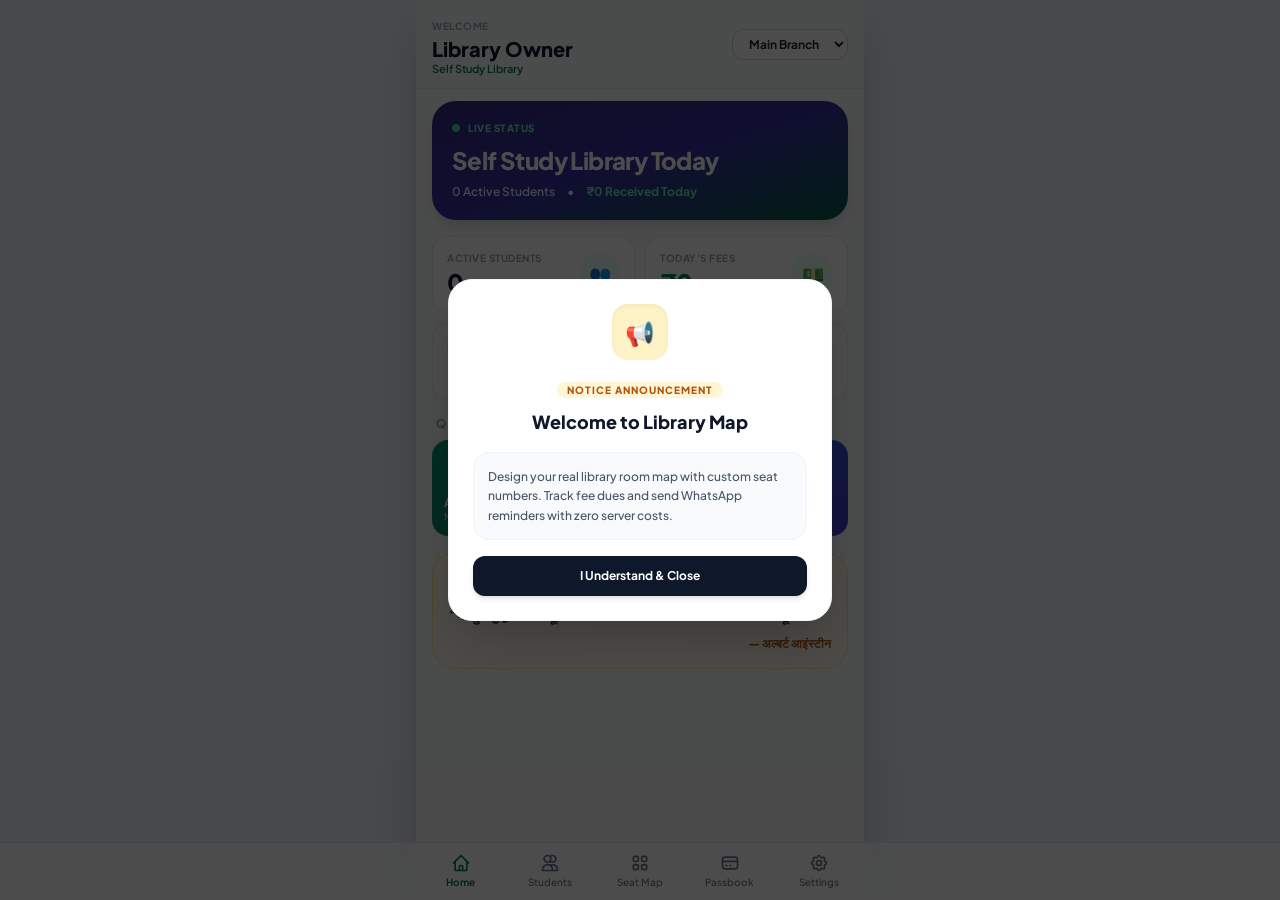
<file: index.html>
<!DOCTYPE html>
<html lang="en">
<head>
  <meta charset="UTF-8">
  <meta name="viewport" content="width=device-width, initial-scale=1.0, maximum-scale=1.0, user-scalable=no, viewport-fit=cover">
  <title>Library Map — Self Study Library &amp; Seat Management</title>
  <meta name="description" content="Study Library seat map, student admissions, fees passbook, and WhatsApp reminders.">
  <!-- Compiled Tailwind CSS (same classes as before, no CDN needed) -->
  <link rel="stylesheet" href="css/app.css">
  <!-- Google Fonts (cached by the service worker after the first online visit) -->
  <link rel="preconnect" href="https://fonts.googleapis.com">
  <link rel="preconnect" href="https://fonts.gstatic.com" crossorigin>
  <link href="https://fonts.googleapis.com/css2?family=Plus+Jakarta+Sans:wght@400;500;600;700;800;900&display=swap" rel="stylesheet">
  <style>
    html, body {
      overscroll-behavior: none;            /* no browser pull-to-refresh / bounce: feels like an app */
      touch-action: pan-x pan-y;            /* no pinch-zoom / double-tap zoom */
      -webkit-text-size-adjust: 100%;
    }
    body {
      font-family: 'Plus Jakarta Sans', -apple-system, BlinkMacSystemFont, sans-serif;
      -webkit-tap-highlight-color: transparent;
      user-select: none;
    }
    input, textarea { user-select: text; -webkit-user-select: text; }
    .no-scrollbar::-webkit-scrollbar { display: none; }
    .no-scrollbar { -ms-overflow-style: none; scrollbar-width: none; }
    @media print {
      body > *:not(#printable-passbook) { display: none !important; }
      #printable-passbook, #printable-passbook.hidden { display: block !important; }
    }
  </style>
  <link rel="manifest" href="manifest.json">
  <meta name="theme-color" content="#047857">
  <link rel="icon" type="image/png" href="icons/icon-192.png">
  <link rel="apple-touch-icon" href="icons/icon-192.png">
</head>
<body class="bg-slate-100 text-slate-900 antialiased min-h-screen">

  <!-- Main Mobile App Shell -->
  <div class="max-w-md mx-auto bg-slate-50 min-h-screen shadow-2xl flex flex-col relative pb-20">

    <!-- Toast Notification -->
    <div id="toast" class="fixed top-4 left-1/2 -translate-x-1/2 z-50 w-11/12 max-w-sm hidden transition-all">
      <div class="bg-slate-900 text-white px-4 py-3 rounded-2xl shadow-xl flex items-center gap-3 border border-slate-700">
        <span class="text-emerald-400 font-bold text-base">✓</span>
        <p id="toast-text" class="text-xs font-bold leading-tight"></p>
      </div>
    </div>

    <!-- App Header (Dynamic Owner Name, Branch Selector) -->
    <header class="sticky top-0 z-30 bg-slate-50/95 backdrop-blur-md px-4 pt-3 pb-2.5 border-b border-slate-200">
      <div class="flex items-center justify-between">
        <div>
          <span class="text-[10px] font-bold text-slate-400 uppercase tracking-wider" id="header-greeting">Welcome</span>
          <h1 class="text-xl font-black text-slate-900 leading-tight" id="header-owner-name">Library Owner</h1>
          <p class="text-[11px] font-semibold text-emerald-700" id="header-library-name">Study Library</p>
        </div>
        <div class="flex items-center gap-2">
          <!-- Branch Switcher -->
          <select id="branch-select" onchange="switchBranch(this.value)" class="text-xs font-bold text-slate-800 bg-white px-3 py-1.5 rounded-xl border border-slate-300 shadow-xs focus:outline-none">
          </select>
        </div>
      </div>
    </header>

    <!-- Main Dynamic Views Container -->
    <main id="app-content" class="flex-1 px-4 pt-3 space-y-4">
      <!-- Views injected: Home (with Analytics), Students, Seats (Interactive Room Canvas), Payments (Passbook), Settings -->
    </main>

    <!-- Bottom Navigation Bar (5 Tabs) -->
    <nav class="fixed bottom-0 left-0 right-0 z-40 bg-white/95 backdrop-blur-md border-t border-slate-200 px-2 py-1 shadow-lg">
      <div class="max-w-md mx-auto grid grid-cols-5 items-center text-center">
        <!-- Home -->
        <button onclick="navigateTab('home')" id="nav-home" class="nav-btn py-1.5 flex flex-col items-center text-emerald-700 font-bold">
          <svg class="w-5 h-5 mb-0.5" fill="none" stroke="currentColor" viewBox="0 0 24 24"><path stroke-linecap="round" stroke-linejoin="round" stroke-width="2" d="M3 12l2-2m0 0l7-7 7 7M5 10v10a1 1 0 001 1h3m10-11l2 2m-2-2v10a1 1 0 01-1 1h-3m-6 0a1 1 0 001-1v-4a1 1 0 011-1h2a1 1 0 011 1v4a1 1 0 001 1m-6 0h6"/></svg>
          <span class="text-[10px]">Home</span>
        </button>

        <!-- Students -->
        <button onclick="navigateTab('students')" id="nav-students" class="nav-btn py-1.5 flex flex-col items-center text-slate-500 font-medium">
          <svg class="w-5 h-5 mb-0.5" fill="none" stroke="currentColor" viewBox="0 0 24 24"><path stroke-linecap="round" stroke-linejoin="round" stroke-width="2" d="M12 4.354a4 4 0 110 5.292M15 21H3v-1a6 6 0 0112 0v1zm0 0h6v-1a6 6 0 00-9-5.197M13 7a4 4 0 11-8 0 4 4 0 018 0z"/></svg>
          <span class="text-[10px]">Students</span>
        </button>

        <!-- Seats Map -->
        <button onclick="navigateTab('seats')" id="nav-seats" class="nav-btn py-1.5 flex flex-col items-center text-slate-500 font-medium">
          <svg class="w-5 h-5 mb-0.5" fill="none" stroke="currentColor" viewBox="0 0 24 24"><path stroke-linecap="round" stroke-linejoin="round" stroke-width="2" d="M4 6a2 2 0 012-2h2a2 2 0 012 2v2a2 2 0 01-2 2H6a2 2 0 01-2-2V6zM14 6a2 2 0 012-2h2a2 2 0 012 2v2a2 2 0 01-2 2h-2a2 2 0 01-2-2V6zM4 16a2 2 0 012-2h2a2 2 0 012 2v2a2 2 0 01-2 2H6a2 2 0 01-2-2v-2zM14 16a2 2 0 012-2h2a2 2 0 012 2v2a2 2 0 01-2 2h-2a2 2 0 01-2-2v-2z"/></svg>
          <span class="text-[10px]">Seat Map</span>
        </button>

        <!-- Payments (Passbook) -->
        <button onclick="navigateTab('payments')" id="nav-payments" class="nav-btn py-1.5 flex flex-col items-center text-slate-500 font-medium">
          <svg class="w-5 h-5 mb-0.5" fill="none" stroke="currentColor" viewBox="0 0 24 24"><path stroke-linecap="round" stroke-linejoin="round" stroke-width="2" d="M3 10h18M7 15h1m4 0h1m-7 4h12a3 3 0 003-3V8a3 3 0 00-3-3H6a3 3 0 00-3 3v8a3 3 0 003 3z"/></svg>
          <span class="text-[10px]">Passbook</span>
        </button>

        <!-- Settings -->
        <button onclick="navigateTab('settings')" id="nav-settings" class="nav-btn py-1.5 flex flex-col items-center text-slate-500 font-medium">
          <svg class="w-5 h-5 mb-0.5" fill="none" stroke="currentColor" viewBox="0 0 24 24"><path stroke-linecap="round" stroke-linejoin="round" stroke-width="2" d="M10.325 4.317c.426-1.756 2.924-1.756 3.35 0a1.724 1.724 0 002.573 1.066c1.543-.94 3.31.826 2.37 2.37a1.724 1.724 0 001.065 2.572c1.756.426 1.756 2.924 0 3.35a1.724 1.724 0 00-1.066 2.573c.94 1.543-.826 3.31-2.37 2.37a1.724 1.724 0 00-2.572 1.065c-.426 1.756-2.924 1.756-3.35 0a1.724 1.724 0 00-2.573-1.066c-1.543.94-3.31-.826-2.37-2.37a1.724 1.724 0 00-1.065-2.572c-1.756-.426-1.756-2.924 0-3.35a1.724 1.724 0 001.066-2.573c-.94-1.543.826-3.31 2.37-2.37.996.608 2.296.07 2.572-1.065z"/><path stroke-linecap="round" stroke-linejoin="round" stroke-width="2" d="M15 12a3 3 0 11-6 0 3 3 0 016 0z"/></svg>
          <span class="text-[10px]">Settings</span>
        </button>
      </div>
    </nav>

    <!-- Modals Container -->
    <div id="modal-container"></div>
  </div>

  <!-- Hidden Print Container (passbook / receipt) -->
  <div id="printable-passbook" class="hidden p-6 bg-white"></div>

  <!-- Complete Javascript Application Engine -->
  <script>
    const STORAGE_KEY = 'library_map_data_v2';
    // Broadcast notice file. Only the admin (you) edits notice.json on GitHub; owners cannot edit it.
    const NOTICE_URL = 'notice.json';
    const NOTICE_SEEN_KEY = 'library_map_notice_seen';
    const APP_VERSION = '1.0.0';
    const SUPPORT_EMAIL = 'apps.mishraji@gmail.com';

    let currentTab = 'home';
    let seatShiftFilter = 'all';
    let isMapEditMode = false; // Map Edit vs Locked Map
    let activeDragSeat = null;
    let dragStartPos = null;
    let didMoveDrag = false;
    let paymentSortOrder = 'latest';
    let currentNoticeId = '';
    let lastReceipt = null;
    let lastCollect = { id: null, t: 0 };
    let storageWarned = false;
    let exitArmed = false;

    // ==========================================
    // Small helpers
    // ==========================================
    // Escape any user-entered text before it goes into HTML (prevents code injection)
    function esc(v) {
      return String(v == null ? '' : v)
        .replace(/&/g, '&amp;').replace(/</g, '&lt;').replace(/>/g, '&gt;')
        .replace(/"/g, '&quot;').replace(/'/g, '&#39;');
    }

    // Keep ids safe to use inside onclick="...('id')" handlers
    function cleanId(v, fallback) {
      const s = String(v == null ? '' : v).replace(/[^A-Za-z0-9_-]/g, '').slice(0, 60);
      return s || fallback;
    }

    function pad2(n) { return String(n).padStart(2, '0'); }
    function isDateStr(s) { return typeof s === 'string' && /^\d{4}-\d{2}-\d{2}$/.test(s); }
    function money(n) { return Number(n || 0).toLocaleString('en-IN'); }

    function getTodayString() {
      const d = new Date();
      return `${d.getFullYear()}-${pad2(d.getMonth() + 1)}-${pad2(d.getDate())}`;
    }

    // +1 month. Never overflows into the next month (31 Jan -> 28 Feb) and keeps the original day (anchorDay) for later months.
    function addOneMonth(dateStr, anchorDay) {
      if (!isDateStr(dateStr)) dateStr = getTodayString();
      const [y, m, d] = dateStr.split('-').map(Number);
      const day = anchorDay > 0 ? anchorDay : d;
      const lastDay = new Date(y, m + 1, 0).getDate(); // last day of the NEXT month (m is 1-based)
      const dt = new Date(y, m, Math.min(day, lastDay));
      return `${dt.getFullYear()}-${pad2(dt.getMonth() + 1)}-${pad2(dt.getDate())}`;
    }

    function getDaysRemaining(dueDateStr) {
      if (!isDateStr(dueDateStr)) return 0;
      const today = new Date(); today.setHours(0, 0, 0, 0);
      const [y, m, d] = dueDateStr.split('-').map(Number);
      const due = new Date(y, m - 1, d); due.setHours(0, 0, 0, 0);
      return Math.round((due.getTime() - today.getTime()) / (1000 * 60 * 60 * 24));
    }

    function getStudentStatus(student) {
      const days = getDaysRemaining(student.nextDueDate);
      if (days < 0) return 'overdue';
      if (days <= 3) return 'due_soon';
      return 'paid';
    }

    // 10-digit Indian mobile number or null (accepts +91, 91, 0 prefixes and spaces)
    function normalizePhone(p) {
      let d = String(p || '').replace(/\D/g, '');
      if (d.length === 12 && d.startsWith('91')) d = d.slice(2);
      else if (d.length === 11 && d.startsWith('0')) d = d.slice(1);
      return d.length === 10 ? d : null;
    }

    // Number format for wa.me links
    function waPhone(p) {
      const n = normalizePhone(p);
      if (n) return '91' + n;
      return String(p || '').replace(/\D/g, '');
    }

    function waLink(phone, msg) {
      const ph = waPhone(phone);
      return `https://wa.me/${ph}?text=${encodeURIComponent(msg)}`;
    }

    const DEFAULT_SHIFTS = [
      { id: 'full_day', name: 'Full Day (24 Hr)', startTime: '06:00 AM', endTime: '06:00 AM', defaultFee: 1200 },
      { id: 'morning', name: 'Morning Shift', startTime: '06:00 AM', endTime: '02:00 PM', defaultFee: 800 },
      { id: 'afternoon', name: 'Afternoon Shift', startTime: '02:00 PM', endTime: '06:00 PM', defaultFee: 600 },
      { id: 'evening', name: 'Evening Shift', startTime: '06:00 PM', endTime: '11:00 PM', defaultFee: 750 },
      { id: 'night', name: 'Night Shift', startTime: '11:00 PM', endTime: '06:00 AM', defaultFee: 900 }
    ];

    function shiftKnown(shiftId) {
      return (state.shifts || []).some(s => s.id === shiftId);
    }

    function getShiftDisplayText(shiftId) {
      const found = (state.shifts || []).find(s => s.id === shiftId);
      if (!found) return '(Deleted shift)';
      return `${found.name} (${found.startTime} - ${found.endTime})`;
    }

    function getShiftShortText(shiftId) {
      const found = (state.shifts || []).find(s => s.id === shiftId);
      if (!found) return '(Deleted shift)';
      return found.name;
    }

    // ==========================================
    // Shared constants: app promo + library facilities
    // ==========================================
    const APP_SHARE_URL = 'https://parthapps.github.io/';
    const APP_PROMO = `📲 Library Map — लाइब्रेरी मैनेजमेंट का फ्री ऐप: ${APP_SHARE_URL}`;

    const FACILITIES = [
      { id: 'ac', label: 'Air Conditioned (AC) Study Hall' },
      { id: 'cooler', label: 'Cooler / Fan Cooled Hall' },
      { id: 'wifi', label: 'High-Speed WiFi' },
      { id: 'water', label: 'RO Cold Water' },
      { id: 'power', label: 'Power Socket at every desk' },
      { id: 'chair', label: 'Comfortable Study Chairs' },
      { id: 'cctv', label: '24x7 CCTV Security' },
      { id: 'wash', label: 'Clean Washrooms' },
      { id: 'locker', label: 'Personal Lockers' },
      { id: 'parking', label: 'Parking Space' },
      { id: 'silent', label: 'Peaceful Silent Environment' },
      { id: 'open24', label: 'Open Long Hours / 24x7' },
      { id: 'tea', label: 'Tea / Coffee Available' },
      { id: 'books', label: 'Newspapers & Reference Books' }
    ];

    // Ticked facilities + the owner's own typed ones (comma or new-line separated)
    function getFacilitiesList() {
      const p = state.profile || {};
      const ticked = FACILITIES.filter(f => (p.facilities || []).includes(f.id)).map(f => f.label);
      const extra = String(p.facilitiesExtra || '').split(/[,\n]+/).map(t => t.trim().slice(0, 40)).filter(Boolean);
      return [...ticked, ...extra].slice(0, 20);
    }

    // ==========================================
    // Seats data
    // ==========================================
    const DOT_SIZE = 44, ROW_PITCH = 54, CANVAS_MIN = 470;

    // Tidy grid of 6 desks per row. Small rooms keep the classic spacing; big rooms
    // get a taller canvas so no desk ever sits on top of another.
    function gridLayout(total) {
      const rows = Math.max(1, Math.ceil(total / 6));
      let H = CANVAS_MIN;
      const pts = [];
      if (rows <= 7) {
        const step = rows > 1 ? Math.min(19, 70 / (rows - 1)) : 0;
        for (let i = 0; i < total; i++) {
          pts.push({ x: Math.round(12 + (i % 6) * 15.5), y: Math.round(18 + Math.floor(i / 6) * step) });
        }
      } else {
        H = Math.max(CANVAS_MIN, 70 + (rows - 1) * ROW_PITCH + 70);
        for (let i = 0; i < total; i++) {
          pts.push({ x: Math.round(12 + (i % 6) * 15.5), y: Math.round((70 + Math.floor(i / 6) * ROW_PITCH) / H * 1000) / 10 });
        }
      }
      return { H, pts };
    }

    function generateSeats(branchId, total) {
      const lay = gridLayout(total);
      const list = [];
      for (let i = 1; i <= total; i++) {
        list.push({
          id: `seat_${branchId}_${i}`,
          branchId,
          seatNumber: i,
          label: `S-${i < 10 ? '0' + i : i}`,
          x: lay.pts[i - 1].x,
          y: lay.pts[i - 1].y,
          isAisle: false
        });
      }
      list.canvasH = lay.H;
      return list;
    }

    function getCanvasH(branch) {
      return Math.max(CANVAS_MIN, Math.round(Number((branch || {}).canvasH)) || CANVAS_MIN);
    }

    // Change canvas height but keep every desk at the same pixel position
    function setCanvasH(branch, newH) {
      const oldH = getCanvasH(branch);
      newH = Math.min(8000, Math.max(CANVAS_MIN, Math.round(newH)));
      if (newH === oldH) return;
      state.seats.forEach(sd => {
        if (sd.branchId === branch.id && typeof sd.y === 'number') sd.y = Math.round(sd.y * oldH / newH * 10) / 10;
      });
      branch.canvasH = newH;
    }

    // Seats of a branch. Auto-generated only once per branch (so "Clear All" really stays cleared).
    function getBranchSeats(branchId) {
      if (!state.seats) state.seats = [];
      const branch = state.branches.find(b => b.id === branchId) || state.branches[0];
      let list = state.seats.filter(s => s.branchId === branchId);
      if (!list.length && !branch.seatsInit) {
        list = generateSeats(branchId, branch.totalSeats || 24);
        branch.canvasH = list.canvasH;
        state.seats = [...state.seats, ...list];
        branch.seatsInit = true;
        saveData();
      } else if (!branch.seatsInit) {
        branch.seatsInit = true;
      }
      if (list.some(s => typeof s.x !== 'number' || typeof s.y !== 'number')) {
        const lay = gridLayout(list.length);
        if (lay.H > getCanvasH(branch)) branch.canvasH = lay.H;
        list.forEach((s, i) => {
          if (typeof s.x !== 'number' || typeof s.y !== 'number') {
            s.x = lay.pts[i].x;
            s.y = Math.round(lay.pts[i].y * lay.H / getCanvasH(branch) * 10) / 10;
          }
        });
      }
      return list;
    }

    // Real label written on the desk (e.g. A12) for a seat number
    function lab(branchId, n) {
      const s = (state.seats || []).find(x => x.branchId === branchId && x.seatNumber === n);
      return (s && s.label) || 'S-' + n;
    }

    function uniqueLabel(list, base) {
      let label = base, k = 2;
      const taken = () => list.some(s => (s.label || '').toLowerCase() === label.toLowerCase());
      while (taken()) { label = `${base}-${k++}`; }
      return label;
    }

    function activeStudents(branchId) {
      return state.students.filter(s => s.branchId === branchId && s.status === 'active');
    }

    function occupiedCount(branchId, seats) {
      const set = new Set(activeStudents(branchId).map(s => s.seatNumber));
      return seats.filter(x => set.has(x.seatNumber)).length;
    }

    // Students sitting on a seat (respects the shift filter on the Seat Map)
    function studentsOnSeat(branchId, seatNumber) {
      return state.students.filter(s =>
        s.branchId === branchId && s.status === 'active' && s.seatNumber === seatNumber &&
        (seatShiftFilter === 'all' || s.shift === seatShiftFilter || s.shift === 'full_day'));
    }

    // ==========================================
    // Data: initial state, clean-up and storage
    // ==========================================
    function getInitialData() {
      const branchId = 'branch_1';
      return {
        profile: {
          name: 'Library Owner',
          phone: '',
          email: '',
          libraryName: 'Self Study Library',
          address: '',
          upiId: '',
          facilities: [],
          facilitiesExtra: ''
        },
        branches: [
          { id: branchId, name: 'Main Branch', totalSeats: 24, gridCols: 6, seatsInit: true, canvasH: 470 }
        ],
        activeBranchId: branchId,
        shifts: DEFAULT_SHIFTS.map(s => ({ ...s })),
        seats: generateSeats(branchId, 24),
        students: [],
        payments: []
      };
    }

    // Makes any data (old versions, restored backups) safe and complete
    function normalizeState(d) {
      if (!d || typeof d !== 'object') d = getInitialData();
      const today = getTodayString();
      const rnd = () => Math.random().toString(36).slice(2, 7);

      const p = d.profile && typeof d.profile === 'object' ? d.profile : {};
      const profile = {
        name: String(p.name || 'Library Owner').slice(0, 80),
        phone: String(p.phone || '').slice(0, 20),
        email: String(p.email || '').slice(0, 80),
        libraryName: String(p.libraryName || 'Self Study Library').slice(0, 80),
        address: String(p.address || '').slice(0, 160),
        upiId: String(p.upiId || '').slice(0, 60),
        facilities: (Array.isArray(p.facilities) ? p.facilities : []).filter(id => FACILITIES.some(f => f.id === id)),
        facilitiesExtra: String(p.facilitiesExtra || '').slice(0, 300)
      };

      const branchIds = new Set();
      let branches = (Array.isArray(d.branches) ? d.branches : [])
        .filter(b => b && typeof b === 'object')
        .map((b, i) => {
          let id = cleanId(b.id, 'branch_' + (i + 1));
          while (branchIds.has(id)) id = id + '_' + rnd();
          branchIds.add(id);
          return {
            id,
            name: String(b.name || 'Branch ' + (i + 1)).slice(0, 60),
            totalSeats: Math.max(0, parseInt(b.totalSeats, 10) || 0),
            gridCols: 6,
            seatsInit: !!b.seatsInit,
            canvasH: Math.min(8000, Math.max(CANVAS_MIN, Math.round(Number(b.canvasH)) || CANVAS_MIN))
          };
        });
      if (!branches.length) {
        branches = [{ id: 'branch_1', name: 'Main Branch', totalSeats: 24, gridCols: 6, seatsInit: false }];
        branchIds.add('branch_1');
      }

      const shiftIds = new Set();
      let shifts = (Array.isArray(d.shifts) && d.shifts.length ? d.shifts : DEFAULT_SHIFTS)
        .filter(s => s && typeof s === 'object')
        .map((s, i) => {
          let id = cleanId(s.id, 'shift_' + i);
          while (shiftIds.has(id)) id = id + '_' + rnd();
          shiftIds.add(id);
          const fee = Number(s.defaultFee);
          return {
            id,
            name: String(s.name || 'Shift').slice(0, 40),
            startTime: String(s.startTime || '').slice(0, 12),
            endTime: String(s.endTime || '').slice(0, 12),
            defaultFee: isFinite(fee) && fee >= 0 ? Math.round(fee) : 800
          };
        });
      if (!shifts.length) shifts = DEFAULT_SHIFTS.map(s => ({ ...s }));

      const seatKeys = new Set();
      const seats = (Array.isArray(d.seats) ? d.seats : [])
        .filter(s => s && typeof s === 'object')
        .map(s => {
          const bid = cleanId(s.branchId, '');
          const n = parseInt(s.seatNumber, 10);
          const out = {
            id: cleanId(s.id, `seat_${bid}_${n}`),
            branchId: bid,
            seatNumber: n,
            label: String(s.label || 'S-' + n).slice(0, 20),
            isAisle: false
          };
          if (isFinite(Number(s.x)) && isFinite(Number(s.y)) && s.x !== null && s.y !== null) {
            out.x = Number(s.x); out.y = Number(s.y);
          }
          return out;
        })
        .filter(s => branchIds.has(s.branchId) && isFinite(s.seatNumber))
        .filter(s => {
          const k = s.branchId + '#' + s.seatNumber;
          if (seatKeys.has(k)) return false;
          seatKeys.add(k);
          return true;
        });

      const studentIds = new Set();
      const students = (Array.isArray(d.students) ? d.students : [])
        .filter(s => s && typeof s === 'object')
        .map((s, i) => {
          let id = cleanId(s.id, 's_' + i + '_' + rnd());
          while (studentIds.has(id)) id = id + '_' + rnd();
          studentIds.add(id);
          const bid = cleanId(s.branchId, '');
          const due = isDateStr(s.nextDueDate) ? s.nextDueDate : today;
          const anchor = parseInt(s.anchorDay, 10);
          const fee = Number(s.monthlyFee);
          const out = {
            id,
            branchId: branchIds.has(bid) ? bid : branches[0].id,
            seatNumber: parseInt(s.seatNumber, 10),
            name: String(s.name || 'Student').slice(0, 80),
            phone: String(s.phone || '').replace(/\D/g, '').slice(0, 15),
            shift: cleanId(s.shift, 'full_day'),
            monthlyFee: isFinite(fee) && fee >= 0 ? Math.round(fee) : 0,
            admissionDate: isDateStr(s.admissionDate) ? s.admissionDate : today,
            nextDueDate: due,
            anchorDay: anchor >= 1 && anchor <= 31 ? anchor : parseInt(due.slice(8, 10), 10),
            status: s.status === 'inactive' ? 'inactive' : 'active'
          };
          if (isDateStr(s.lastPaymentDate)) out.lastPaymentDate = s.lastPaymentDate;
          if (isDateStr(s.vacatedDate)) out.vacatedDate = s.vacatedDate;
          return out;
        })
        .filter(s => isFinite(s.seatNumber));

      const payIds = new Set();
      const payments = (Array.isArray(d.payments) ? d.payments : [])
        .filter(p => p && typeof p === 'object')
        .map((p, i) => {
          let id = cleanId(p.id, 'pay_' + i + '_' + rnd());
          while (payIds.has(id)) id = id + '_' + rnd();
          payIds.add(id);
          const bid = cleanId(p.branchId, '');
          const amt = Number(p.amount);
          return {
            id,
            invoiceNumber: String(p.invoiceNumber || ('INV-' + (i + 1))).slice(0, 30),
            branchId: branchIds.has(bid) ? bid : branches[0].id,
            studentId: cleanId(p.studentId, ''),
            studentName: String(p.studentName || 'Student').slice(0, 80),
            seatNumber: parseInt(p.seatNumber, 10) || 0,
            shift: cleanId(p.shift, 'full_day'),
            amount: isFinite(amt) ? Math.round(amt) : 0,
            paymentDate: isDateStr(p.paymentDate) ? p.paymentDate : today,
            paymentMode: String(p.paymentMode || 'cash').slice(0, 12)
          };
        });

      const activeId = cleanId(d.activeBranchId, '');
      return {
        profile,
        branches,
        activeBranchId: branchIds.has(activeId) ? activeId : branches[0].id,
        shifts,
        seats,
        students,
        payments
      };
    }

    function loadData() {
      let raw = null;
      try { raw = localStorage.getItem(STORAGE_KEY); } catch (e) { /* storage blocked */ }
      if (!raw) return normalizeState(getInitialData());
      try {
        return normalizeState(JSON.parse(raw));
      } catch (e) {
        // Damaged data: keep a copy instead of silently overwriting it
        try { localStorage.setItem(STORAGE_KEY + '_damaged_' + Date.now(), raw); } catch (_) { }
        return normalizeState(getInitialData());
      }
    }

    let state = loadData();

    function saveData() {
      try {
        localStorage.setItem(STORAGE_KEY, JSON.stringify(state));
      } catch (e) {
        if (!storageWarned) {
          storageWarned = true;
          alert('Could not save data on this phone (storage full or blocked). Please download a backup from Settings.');
        }
      }
      updateHeader();
    }

    function showToast(msg) {
      const toast = document.getElementById('toast');
      document.getElementById('toast-text').innerText = msg;
      toast.classList.remove('hidden');
      clearTimeout(showToast._t);
      showToast._t = setTimeout(() => toast.classList.add('hidden'), 2800);
    }

    function getActiveBranch() {
      return state.branches.find(b => b.id === state.activeBranchId) || state.branches[0];
    }

    function updateHeader() {
      const activeBranch = getActiveBranch();
      document.getElementById('header-owner-name').innerText = state.profile.name || 'Library Owner';
      document.getElementById('header-library-name').innerText = state.profile.libraryName || 'Self Study Library';

      const branchSelect = document.getElementById('branch-select');
      branchSelect.innerHTML = state.branches.map(b => `<option value="${esc(b.id)}" ${b.id === activeBranch.id ? 'selected' : ''}>${esc(b.name)}</option>`).join('');
    }

    function switchBranch(branchId) {
      state.activeBranchId = branchId;
      saveData();
      renderCurrentTab();
    }

    function navigateTab(tab) {
      currentTab = tab;
      document.querySelectorAll('.nav-btn').forEach(btn => {
        btn.classList.remove('text-emerald-700', 'font-bold');
        btn.classList.add('text-slate-500', 'font-medium');
      });
      const activeBtn = document.getElementById(`nav-${tab}`);
      if (activeBtn) {
        activeBtn.classList.remove('text-slate-500', 'font-medium');
        activeBtn.classList.add('text-emerald-700', 'font-bold');
      }
      renderCurrentTab();
    }

    function closeModal() {
      document.getElementById('modal-container').innerHTML = '';
    }

    function isModalOpen() {
      return document.getElementById('modal-container').innerHTML.trim() !== '';
    }

    // STRICT SEAT CONFLICT VALIDATOR (Prevents 2 students on same seat and shift)
    function validateSeatAvailability(branchId, seatNumber, shift, studentIdToIgnore = null) {
      const existing = state.students.filter(s =>
        s.branchId === branchId &&
        s.status === 'active' &&
        s.seatNumber === seatNumber &&
        s.id !== studentIdToIgnore
      );

      if (existing.length === 0) return { available: true };

      const label = lab(branchId, seatNumber);

      // If existing student has Full Day, no other student can occupy this seat
      const hasFullDay = existing.some(s => s.shift === 'full_day');
      if (hasFullDay) {
        const occ = existing.find(s => s.shift === 'full_day');
        return { available: false, message: `${label} is already occupied by ${occ.name} for Full Day.` };
      }

      // If requested shift is Full Day, but seat already has a student in any shift
      if (shift === 'full_day') {
        return { available: false, message: `${label} already has shift students. Full Day is not available.` };
      }

      // If requested shift is already occupied
      const sameShift = existing.find(s => s.shift === shift);
      if (sameShift) {
        return { available: false, message: `${label} is already occupied in ${getShiftShortText(shift)} by ${sameShift.name}.` };
      }

      return { available: true };
    }

    // Unique receipt number (INV-YYYYMM-001, 002 ... never repeats)
    function nextInvoiceNumber() {
      const d = new Date();
      const prefix = `INV-${d.getFullYear()}${pad2(d.getMonth() + 1)}-`;
      let max = 0;
      state.payments.forEach(p => {
        if (typeof p.invoiceNumber === 'string' && p.invoiceNumber.startsWith(prefix)) {
          const n = parseInt(p.invoiceNumber.slice(prefix.length), 10);
          if (n > max) max = n;
        }
      });
      return prefix + String(max + 1).padStart(3, '0');
    }

    // FEES RECEIVED ACTION (+1 Month Extension)
    function collectFee(studentId) {
      const student = state.students.find(s => s.id === studentId);
      if (!student || student.status !== 'active') return;

      // Protect against accidental double taps
      const now = Date.now();
      if (lastCollect.id === studentId && now - lastCollect.t < 2000) return;
      lastCollect = { id: studentId, t: now };

      const today = getTodayString();
      const anchor = student.anchorDay || parseInt(String(student.nextDueDate || today).slice(8, 10), 10);
      const newDueDate = addOneMonth(student.nextDueDate || today, anchor);
      student.lastPaymentDate = today;
      student.nextDueDate = newDueDate;

      const payment = {
        id: `pay_${Date.now()}`,
        invoiceNumber: nextInvoiceNumber(),
        branchId: student.branchId,
        studentId: student.id,
        studentName: student.name,
        seatNumber: student.seatNumber,
        shift: student.shift,
        amount: student.monthlyFee,
        paymentDate: today,
        paymentMode: 'cash'
      };
      state.payments.unshift(payment);
      saveData();

      closeModal();
      showToast(`₹${student.monthlyFee} fee received. Due extended to ${newDueDate}`);
      openReceiptModal(payment, student);
      renderCurrentTab();
    }

    function getWhatsAppReminderLink(student) {
      const days = getDaysRemaining(student.nextDueDate);
      const sl = lab(student.branchId, student.seatNumber);
      const sh = getShiftShortText(student.shift);
      const lib = state.profile.libraryName;
      const upi = state.profile.upiId ? ` Pay via UPI: ${state.profile.upiId}.` : '';
      let msg = '';
      if (days < 0) {
        msg = `Dear ${student.name}, your monthly library fee of ₹${student.monthlyFee} for ${sl} (${sh}) is overdue by ${Math.abs(days)} days (Due: ${student.nextDueDate}). Please pay to avoid cancellation.${upi} — ${lib}`;
      } else if (days <= 3) {
        msg = `Dear ${student.name}, reminder: your monthly library fee of ₹${student.monthlyFee} for ${sl} (${sh}) is due in ${days} days (${student.nextDueDate}).${upi} — ${lib}`;
      } else {
        msg = `Dear ${student.name}, your library seat ${sl} is active. Next due date is ${student.nextDueDate}. — ${lib}`;
      }
      return waLink(student.phone, msg);
    }

    function openReceiptModal(payment, student) {
      lastReceipt = { payment, student };
      const container = document.getElementById('modal-container');
      const deskDisplay = `Desk ${lab(payment.branchId, payment.seatNumber)}`;
      const fullPhone = student ? student.phone : '';

      const waReceiptMsg = `*FEE PAYMENT RECEIPT*\n` +
        `Library: ${state.profile.libraryName}\n` +
        `Receipt No: ${payment.invoiceNumber}\n` +
        `Student: ${payment.studentName}\n` +
        `Seat: ${deskDisplay} (${getShiftShortText(payment.shift)})\n` +
        `Amount Paid: ₹${payment.amount}\n` +
        `Payment Date: ${payment.paymentDate}\n` +
        `Next Due Date: ${student ? student.nextDueDate : 'Updated'}\n\n` +
        `Thank you for studying with us!`;

      const waReceiptUrl = waLink(fullPhone, waReceiptMsg);

      container.innerHTML = `
        <div class="fixed inset-0 z-50 flex items-center justify-center bg-black/60 p-4">
          <div class="w-full max-w-sm bg-white rounded-3xl p-5 space-y-3 text-center">
            <span class="text-3xl">🧾</span>
            <h3 class="text-base font-black text-slate-900">Payment Recorded</h3>
            <div class="bg-emerald-50 text-emerald-900 p-3 rounded-2xl border border-emerald-200">
              <span class="text-2xl font-black">₹${esc(payment.amount)}</span>
              <p class="text-[11px] font-semibold text-emerald-700">Fee Received Successfully</p>
            </div>
            <div class="bg-slate-50 p-3 rounded-2xl border text-xs text-left space-y-1">
              <div>Student: <strong>${esc(payment.studentName)}</strong></div>
              <div>Desk &amp; Shift: <strong>${esc(deskDisplay)} (${esc(getShiftShortText(payment.shift))})</strong></div>
              <div>Receipt No: <strong>${esc(payment.invoiceNumber)}</strong></div>
              <div>Date: <strong>${esc(payment.paymentDate)}</strong></div>
            </div>
            ${fullPhone ? `
              <a href="${esc(waReceiptUrl)}" target="_blank" class="w-full py-2.5 bg-emerald-600 text-white font-bold text-xs rounded-xl flex items-center justify-center gap-1.5 shadow-xs">
                <span>Send Receipt on WhatsApp</span>
              </a>
            ` : ''}
            <button onclick="printReceipt()" class="w-full py-2 bg-slate-100 font-bold text-xs rounded-xl">Print / Save PDF</button>
            <button onclick="closeModal()" class="w-full py-2 bg-slate-900 text-white font-bold text-xs rounded-xl">Close</button>
          </div>
        </div>
      `;
    }

    // Prints the receipt itself (the old button printed an empty page)
    function printReceipt() {
      if (!lastReceipt) return;
      const p = lastReceipt.payment;
      const s = lastReceipt.student;
      const printable = document.getElementById('printable-passbook');
      printable.innerHTML = `
        <div style="font-family: sans-serif; padding: 20px; max-width: 420px;">
          <h2 style="margin: 0; font-size: 20px;">${esc(state.profile.libraryName || 'Library')}</h2>
          <p style="margin: 2px 0 12px 0; font-size: 12px; color: #666;">${esc(state.profile.address || '')}${state.profile.phone ? ' • ' + esc(state.profile.phone) : ''}</p>
          <hr />
          <h3 style="margin: 12px 0 8px 0; font-size: 16px;">FEE PAYMENT RECEIPT</h3>
          <table style="width: 100%; font-size: 13px; border-collapse: collapse;">
            <tr><td style="padding: 5px 0; color: #555;">Receipt No</td><td style="text-align: right; font-weight: bold;">${esc(p.invoiceNumber)}</td></tr>
            <tr><td style="padding: 5px 0; color: #555;">Date</td><td style="text-align: right; font-weight: bold;">${esc(p.paymentDate)}</td></tr>
            <tr><td style="padding: 5px 0; color: #555;">Student</td><td style="text-align: right; font-weight: bold;">${esc(p.studentName)}</td></tr>
            <tr><td style="padding: 5px 0; color: #555;">Desk</td><td style="text-align: right; font-weight: bold;">${esc(lab(p.branchId, p.seatNumber))} (${esc(getShiftShortText(p.shift))})</td></tr>
            <tr><td style="padding: 5px 0; color: #555;">Payment Mode</td><td style="text-align: right; font-weight: bold;">${esc(p.paymentMode)}</td></tr>
            ${s ? `<tr><td style="padding: 5px 0; color: #555;">Next Due Date</td><td style="text-align: right; font-weight: bold;">${esc(s.nextDueDate)}</td></tr>` : ''}
            <tr><td style="padding: 10px 0; font-size: 15px;">Amount Paid</td><td style="text-align: right; font-weight: bold; font-size: 18px; color: #047857;">₹${esc(p.amount)}</td></tr>
          </table>
          <p style="margin-top: 16px; font-size: 12px; color: #666;">Thank you for studying with us!</p>
        </div>
      `;
      window.print();
    }

    // TAB 1: HOME VIEW (Dashboard + Analytics Merged)
    function renderHomeView() {
      const branch = getActiveBranch();
      const branchStudents = activeStudents(branch.id);
      const bSeats = getBranchSeats(branch.id);
      const totalDesks = bSeats.length;
      const occupiedSeatNumbers = occupiedCount(branch.id, bSeats);
      const occupancyPct = totalDesks > 0 ? Math.round((occupiedSeatNumbers / totalDesks) * 100) : 0;

      const todayStr = getTodayString();
      const todayIncome = state.payments
        .filter(p => p.branchId === branch.id && p.paymentDate === todayStr)
        .reduce((sum, p) => sum + p.amount, 0);

      const thisMonth = todayStr.substring(0, 7);
      const monthIncome = state.payments
        .filter(p => p.branchId === branch.id && (p.paymentDate || '').startsWith(thisMonth))
        .reduce((sum, p) => sum + p.amount, 0);

      const duesList = branchStudents
        .filter(s => getDaysRemaining(s.nextDueDate) <= 3)
        .sort((a, b) => getDaysRemaining(a.nextDueDate) - getDaysRemaining(b.nextDueDate));

      return `
        <!-- Live Status Hero Banner -->
        <div class="bg-gradient-to-br from-indigo-900 via-indigo-800 to-emerald-800 text-white rounded-3xl p-5 shadow-lg relative overflow-hidden space-y-2">
          <div class="flex items-center gap-2">
            <span class="w-2 h-2 rounded-full bg-emerald-400 animate-pulse"></span>
            <span class="text-[10px] font-black uppercase tracking-wider text-emerald-300">Live Status</span>
          </div>
          <h2 class="text-2xl font-black tracking-tight">${esc(state.profile.libraryName)} Today</h2>
          <div class="flex items-center gap-3 text-xs text-indigo-100 font-semibold">
            <span>${branchStudents.length} Active Students</span>
            <span>•</span>
            <span class="text-emerald-300 font-bold">₹${money(todayIncome)} Received Today</span>
          </div>
        </div>

        <!-- Metric Grid -->
        <div class="grid grid-cols-2 gap-2.5">
          <div class="bg-white rounded-2xl p-3.5 border border-slate-200/80 shadow-xs flex items-center justify-between">
            <div>
              <p class="text-[10px] font-bold text-slate-400 uppercase tracking-wider">Active Students</p>
              <h3 class="text-2xl font-black text-slate-900">${branchStudents.length}</h3>
            </div>
            <div class="w-10 h-10 rounded-2xl bg-emerald-50 text-emerald-700 flex items-center justify-center text-lg">👥</div>
          </div>

          <div class="bg-white rounded-2xl p-3.5 border border-slate-200/80 shadow-xs flex items-center justify-between">
            <div>
              <p class="text-[10px] font-bold text-slate-400 uppercase tracking-wider">Today's Fees</p>
              <h3 class="text-2xl font-black text-emerald-700">₹${money(todayIncome)}</h3>
            </div>
            <div class="w-10 h-10 rounded-2xl bg-emerald-50 text-emerald-700 flex items-center justify-center text-lg">💵</div>
          </div>

          <div class="bg-white rounded-2xl p-3.5 border border-slate-200/80 shadow-xs flex items-center justify-between">
            <div>
              <p class="text-[10px] font-bold text-slate-400 uppercase tracking-wider">Monthly Fees</p>
              <h3 class="text-2xl font-black text-indigo-700">₹${money(monthIncome)}</h3>
            </div>
            <div class="w-10 h-10 rounded-2xl bg-indigo-50 text-indigo-700 flex items-center justify-center text-lg">📈</div>
          </div>

          <div class="bg-white rounded-2xl p-3.5 border border-slate-200/80 shadow-xs flex items-center justify-between">
            <div>
              <p class="text-[10px] font-bold text-slate-400 uppercase tracking-wider">Occupancy</p>
              <h3 class="text-2xl font-black text-slate-900">${occupancyPct}%</h3>
            </div>
            <div class="w-10 h-10 rounded-2xl bg-amber-50 text-amber-700 flex items-center justify-center text-lg">🪑</div>
          </div>
        </div>

        <!-- Quick Actions -->
        <div>
          <h3 class="text-xs font-bold text-slate-400 uppercase tracking-wider mb-2 px-1">Quick Actions</h3>
          <div class="grid grid-cols-3 gap-2">
            <!-- Add Student -->
            <button onclick="openAdmissionModal()" class="h-24 rounded-2xl bg-gradient-to-br from-emerald-600 to-teal-700 text-white p-3 text-left flex flex-col justify-between shadow-xs active:scale-95 transition-transform">
              <span class="text-lg">👤+</span>
              <div>
                <div class="text-xs font-bold leading-tight">Add Student</div>
                <div class="text-[9px] text-emerald-100">New admission</div>
              </div>
            </button>

            <!-- Share Library (any app) -->
            <button onclick="openShareLibraryModal()" class="h-24 rounded-2xl bg-gradient-to-br from-teal-600 to-emerald-700 text-white p-3 text-left flex flex-col justify-between shadow-xs active:scale-95 transition-transform">
              <span class="text-lg">📢</span>
              <div>
                <div class="text-xs font-bold leading-tight">Share Library</div>
                <div class="text-[9px] text-teal-100">Share on any app</div>
              </div>
            </button>

            <!-- Seat Map -->
            <button onclick="navigateTab('seats')" class="h-24 rounded-2xl bg-gradient-to-br from-blue-600 to-indigo-700 text-white p-3 text-left flex flex-col justify-between shadow-xs active:scale-95 transition-transform">
              <span class="text-lg">🪑</span>
              <div>
                <div class="text-xs font-bold leading-tight">Seat Map</div>
                <div class="text-[9px] text-blue-100">Visual canvas</div>
              </div>
            </button>
          </div>
        </div>

        <!-- Attention Needed: Dues Pending List -->
        ${duesList.length > 0 ? `
          <div class="space-y-2">
            <div class="flex items-center justify-between px-1">
              <h3 class="text-sm font-bold text-slate-800 flex items-center gap-2">
                <span>Fee Dues Pending (${duesList.length})</span>
              </h3>
            </div>
            <div class="space-y-2">
              ${duesList.map(s => {
                const days = getDaysRemaining(s.nextDueDate);
                const isOver = days < 0;
                return `
                  <div class="${isOver ? 'bg-rose-50/20' : 'bg-amber-50/20'} rounded-2xl p-3 border ${isOver ? 'border-rose-200' : 'border-amber-200'} flex items-center justify-between">
                    <div class="flex items-center gap-3">
                      <div class="w-9 h-9 rounded-xl ${isOver ? 'bg-rose-100 text-rose-700' : 'bg-amber-100 text-amber-800'} font-black text-xs flex items-center justify-center">
                        ${esc(lab(branch.id, s.seatNumber))}
                      </div>
                      <div>
                        <div class="text-xs font-bold text-slate-900">${esc(s.name)}</div>
                        <div class="text-[10px] text-slate-500 font-medium">₹${esc(s.monthlyFee)} • <strong class="${isOver ? 'text-rose-600' : 'text-amber-600'}">${isOver ? Math.abs(days) + 'd overdue' : 'Due in ' + days + 'd'}</strong></div>
                      </div>
                    </div>
                    <div class="flex items-center gap-1.5">
                      <a href="${esc(getWhatsAppReminderLink(s))}" target="_blank" class="p-2 rounded-xl bg-emerald-50 text-emerald-700 text-xs">💬</a>
                      <button onclick="collectFee('${s.id}')" class="px-2.5 py-1.5 rounded-xl bg-emerald-600 text-white text-xs font-bold shadow-xs">Fees Received</button>
                    </div>
                  </div>
                `;
              }).join('')}
            </div>
          </div>
        ` : ''}

        <!-- Daily Suvichar Board -->
        <div class="bg-gradient-to-br from-amber-50 to-orange-50 rounded-3xl p-4 border border-amber-200 space-y-2.5">
          <div class="flex items-center justify-between">
            <span class="text-[10px] font-black uppercase tracking-wider text-amber-700">🌅 आज का सुविचार</span>
            <button onclick="shareSuvichar()" class="text-[11px] font-bold text-amber-800 bg-amber-100 px-2.5 py-1 rounded-xl">Share</button>
          </div>
          <p class="text-sm font-bold text-slate-800 leading-relaxed">“${esc(getSuvichar().q)}”</p>
          <p class="text-xs font-extrabold text-amber-700 text-right">— ${esc(getSuvichar().a)}</p>
        </div>
      `;
    }

    // SHARE MY LIBRARY MODAL (With Checkboxes)
    function openShareLibraryModal() {
      const branch = getActiveBranch();
      const bSeats = getBranchSeats(branch.id);
      const vacant = Math.max(0, bSeats.length - occupiedCount(branch.id, bSeats));
      const facs = getFacilitiesList();
      const sv = getSuvichar();
      const note = t => `<span class="text-[10px] font-semibold text-slate-400">${t}</span>`;

      const container = document.getElementById('modal-container');
      container.innerHTML = `
        <div class="fixed inset-0 z-50 flex items-end sm:items-center justify-center bg-black/60 p-4">
          <div class="w-full max-w-sm bg-white rounded-3xl p-5 space-y-4 max-h-[92vh] overflow-y-auto">
            <div class="flex justify-between items-center border-b pb-2">
              <h3 class="text-base font-black text-slate-900">Share Library</h3>
              <button onclick="closeModal()" class="text-slate-400 font-bold text-lg">✕</button>
            </div>

            <p class="text-xs text-slate-500">Select what details you want to include in your message:</p>

            <div class="space-y-2 text-xs">
              <label class="flex items-center gap-2 p-2 bg-slate-50 rounded-xl cursor-pointer">
                <input type="checkbox" id="sh-name" checked class="w-4 h-4 text-emerald-600 rounded">
                <span class="font-bold text-slate-800">Library Name: ${esc(state.profile.libraryName)}</span>
              </label>

              <label class="flex items-center gap-2 p-2 bg-slate-50 rounded-xl cursor-pointer">
                <input type="checkbox" id="sh-seats" checked class="w-4 h-4 text-emerald-600 rounded">
                <span class="font-bold text-slate-800">Available Seats: ${vacant} Vacant Desks</span>
              </label>

              <label class="flex items-start gap-2 p-2 bg-slate-50 rounded-xl cursor-pointer">
                <input type="checkbox" id="sh-amenities" ${facs.length ? 'checked' : 'disabled'} class="w-4 h-4 mt-0.5 text-emerald-600 rounded">
                <span class="font-bold text-slate-800">${facs.length ? 'Facilities: ' + esc(facs.join(', ')) : 'Facilities ' + note('(add them in Settings → Library Facilities)')}</span>
              </label>

              <label class="flex items-center gap-2 p-2 bg-slate-50 rounded-xl cursor-pointer">
                <input type="checkbox" id="sh-address" ${state.profile.address ? 'checked' : 'disabled'} class="w-4 h-4 text-emerald-600 rounded">
                <span class="font-bold text-slate-800">${state.profile.address ? 'Address: ' + esc(state.profile.address) : 'Address ' + note('(add it in Settings)')}</span>
              </label>

              <label class="flex items-center gap-2 p-2 bg-slate-50 rounded-xl cursor-pointer">
                <input type="checkbox" id="sh-phone" ${state.profile.phone ? 'checked' : 'disabled'} class="w-4 h-4 text-emerald-600 rounded">
                <span class="font-bold text-slate-800">${state.profile.phone ? 'Contact Number: ' + esc(state.profile.phone) : 'Contact Number ' + note('(add it in Settings)')}</span>
              </label>

              <label class="flex items-start gap-2 p-2 bg-amber-50 rounded-xl cursor-pointer">
                <input type="checkbox" id="sh-quote" checked class="w-4 h-4 mt-0.5 text-amber-600 rounded">
                <span class="font-bold text-slate-800">Today's Suvichar: “${esc(sv.q)}” <span class="text-amber-700">— ${esc(sv.a)}</span></span>
              </label>
            </div>

            <button onclick="shareLibrary()" class="w-full py-3 bg-emerald-600 hover:bg-emerald-700 text-white rounded-2xl font-bold text-xs flex items-center justify-center gap-2 shadow-md">
              <span>Share Now (WhatsApp, Instagram, SMS, any app)</span>
            </button>
          </div>
        </div>
      `;
    }

    function shareLibrary() {
      const branch = getActiveBranch();
      const bSeats = getBranchSeats(branch.id);
      const vacant = Math.max(0, bSeats.length - occupiedCount(branch.id, bSeats));
      const on = id => { const el = document.getElementById(id); return !!(el && el.checked && !el.disabled); };
      const lib = state.profile.libraryName || 'Self Study Library';

      let msg = on('sh-name') ? `*📚 ${lib}* 📚\n\n` : '';
      if (on('sh-seats')) {
        msg += `🟢 *Seats Update:* ${vacant} Vacant Desks Available Now!\n\n`;
      }
      if (on('sh-amenities')) {
        msg += `✨ *Facilities Provided:*\n${getFacilitiesList().map(f => '• ' + f).join('\n')}\n\n`;
      }
      if (on('sh-address')) {
        msg += `📍 *Location:* ${state.profile.address}\n`;
      }
      if (on('sh-phone')) {
        msg += `📞 *Call / WhatsApp for Booking:* ${state.profile.phone}\n`;
      }
      msg += `\nReserve your peaceful study space today!`;
      if (on('sh-quote')) {
        const sv = getSuvichar();
        msg += `\n\n🌅 *आज का सुविचार*\n“${sv.q}”\n— ${sv.a}`;
      }
      msg += `\n\n${APP_PROMO}`;

      closeModal();
      shareText(msg);
    }

    // Opens the phone's share sheet (WhatsApp, Telegram, SMS, Instagram... every app on the phone).
    // If the phone/browser has no share sheet, falls back to WhatsApp.
    async function shareText(text) {
      if (navigator.share) {
        try {
          await navigator.share({ text });
          return true;
        } catch (e) {
          if (e && e.name === 'AbortError') return false; // user closed the share sheet
        }
      }
      window.open('https://wa.me/?text=' + encodeURIComponent(text), '_blank');
      return true;
    }

    // ==========================================
    // Daily Suvichar (a different great thinker every day, works offline)
    // ==========================================
    const SUVICHAR_LIST = [
      { q: "उठो, जागो और तब तक मत रुको जब तक लक्ष्य प्राप्त न हो जाए।", a: "स्वामी विवेकानंद" },
      { q: "एक समय में एक काम करो, और ऐसा करते समय अपनी पूरी आत्मा उसमें डाल दो।", a: "स्वामी विवेकानंद" },
      { q: "शिक्षा का अर्थ है उस पूर्णता को प्रकट करना, जो मनुष्य में पहले से विद्यमान है।", a: "स्वामी विवेकानंद" },
      { q: "ब्रह्मांड की सारी शक्तियाँ पहले से हमारी हैं; हम ही आँखों पर हाथ रखकर रोते हैं कि कितना अँधेरा है।", a: "स्वामी विवेकानंद" },
      { q: "जब तक जीना, तब तक सीखना; अनुभव ही जगत में सर्वोत्तम शिक्षक है।", a: "रामकृष्ण परमहंस" },
      { q: "सपने वो नहीं जो हम सोते समय देखते हैं, सपने वो हैं जो हमें सोने नहीं देते।", a: "डॉ. ए.पी.जे. अब्दुल कलाम" },
      { q: "सूरज की तरह चमकना है तो पहले सूरज की तरह जलना सीखो।", a: "डॉ. ए.पी.जे. अब्दुल कलाम" },
      { q: "उत्कृष्टता एक निरंतर प्रक्रिया है, कोई संयोग नहीं।", a: "डॉ. ए.पी.जे. अब्दुल कलाम" },
      { q: "कठिनाइयाँ हमें बर्बाद करने नहीं, हमारी छिपी क्षमताओं को बाहर लाने आती हैं।", a: "डॉ. ए.पी.जे. अब्दुल कलाम" },
      { q: "ऐसे जियो जैसे कल मरना है, और ऐसे सीखो जैसे हमेशा जीना है।", a: "महात्मा गांधी" },
      { q: "आपकी खुशी तब है जब आप जो सोचते, कहते और करते हैं, उनमें सामंजस्य हो।", a: "महात्मा गांधी" },
      { q: "शक्ति शारीरिक क्षमता से नहीं, अदम्य इच्छाशक्ति से आती है।", a: "महात्मा गांधी" },
      { q: "शिक्षित बनो, संगठित रहो, संघर्ष करो।", a: "डॉ. भीमराव अंबेडकर" },
      { q: "बुद्धि का विकास मानव के अस्तित्व का अंतिम लक्ष्य होना चाहिए।", a: "डॉ. भीमराव अंबेडकर" },
      { q: "काल करे सो आज कर, आज करे सो अब; पल में परलय होएगी, बहुरि करेगा कब।", a: "संत कबीर" },
      { q: "धीरे-धीरे रे मना, धीरे सब कुछ होय; माली सींचे सौ घड़ा, ऋतु आए फल होय।", a: "संत कबीर" },
      { q: "जिन खोजा तिन पाइयाँ, गहरे पानी पैठ; मैं बपुरा बूडन डरा, रहा किनारे बैठ।", a: "संत कबीर" },
      { q: "ऐसी बानी बोलिए, मन का आपा खोय; औरन को शीतल करे, आपहुँ शीतल होय।", a: "संत कबीर" },
      { q: "करत-करत अभ्यास के, जड़मति होत सुजान; रसरी आवत-जात ते, सिल पर परत निसान।", a: "कवि वृंद" },
      { q: "रहिमन धागा प्रेम का, मत तोड़ो चटकाय; टूटे से फिर ना जुड़े, जुड़े गाँठ पड़ जाय।", a: "रहीम" },
      { q: "तुलसी साथी विपति के, विद्या विनय विवेक।", a: "गोस्वामी तुलसीदास" },
      { q: "कर्म करो, फल की चिंता मत करो।", a: "श्रीमद्भगवद्गीता" },
      { q: "स्वयं अपना उद्धार करो, स्वयं को गिरने मत दो।", a: "श्रीमद्भगवद्गीता" },
      { q: "उद्यम से ही कार्य सिद्ध होते हैं, केवल मनोरथ से नहीं।", a: "हितोपदेश" },
      { q: "आलस्य मनुष्य के शरीर में रहने वाला सबसे बड़ा शत्रु है।", a: "संस्कृत सुभाषित" },
      { q: "विद्या विनय देती है, विनय से पात्रता आती है, पात्रता से धन और धन से सुख।", a: "हितोपदेश" },
      { q: "विद्या मित्र है यात्रा में, और घर में पत्नी मित्र है; रोगी का मित्र औषधि, मृत्यु के बाद धर्म।", a: "चाणक्य" },
      { q: "शिक्षा सबसे बड़ा मित्र है; शिक्षित व्यक्ति हर जगह सम्मान पाता है।", a: "चाणक्य" },
      { q: "हज़ार मील की यात्रा भी एक कदम से शुरू होती है।", a: "लाओ त्ज़ु" },
      { q: "आप कितना धीरे चलते हैं इसकी चिंता मत कीजिए, बस रुकिए मत।", a: "कन्फ़्यूशियस" },
      { q: "मन ही सब कुछ है; आप जो सोचते हैं, वही बन जाते हैं।", a: "गौतम बुद्ध" },
      { q: "शिक्षा सबसे शक्तिशाली हथियार है, जिससे आप दुनिया को बदल सकते हैं।", a: "नेल्सन मंडेला" },
      { q: "कोई भी काम जब तक पूरा नहीं होता, असंभव ही लगता है।", a: "नेल्सन मंडेला" },
      { q: "मैं बहुत बुद्धिमान नहीं हूँ, बस समस्याओं के साथ ज़्यादा देर तक टिका रहता हूँ।", a: "अल्बर्ट आइंस्टीन" },
      { q: "कल्पना ज्ञान से भी अधिक महत्वपूर्ण है।", a: "अल्बर्ट आइंस्टीन" },
      { q: "मैं असफल नहीं हुआ, मैंने दस हज़ार ऐसे तरीके खोज लिए जो काम नहीं करते।", a: "थॉमस एडिसन" },
      { q: "ज्ञान में किया गया निवेश सबसे अच्छा ब्याज देता है।", a: "बेंजामिन फ्रैंकलिन" },
      { q: "शिक्षा की जड़ें कड़वी होती हैं, पर उसके फल मीठे होते हैं।", a: "अरस्तू" },
      { q: "उच्चतम शिक्षा वह है जो हमें केवल जानकारी ही नहीं देती, बल्कि हमारे जीवन को सबके साथ सामंजस्य में लाती है।", a: "रवींद्रनाथ टैगोर" },
      { q: "सफलता हमेशा असफलता के स्तंभ पर खड़ी होती है।", a: "नेताजी सुभाष चंद्र बोस" },
      { q: "पुस्तकें वे साधन हैं जिनके द्वारा हम विभिन्न संस्कृतियों के बीच पुल बना सकते हैं।", a: "डॉ. सर्वपल्ली राधाकृष्णन" },
      { q: "जाओ, जाकर पढ़ो-लिखो; शिक्षा ही सच्चा गहना है।", a: "सावित्रीबाई फुले" }
    ];

    // Looks random but never repeats within a full cycle: day number x a step that is coprime with the list size
    function getSuvichar(date = new Date()) {
      const n = SUVICHAR_LIST.length;
      const gcd = (a, b) => b ? gcd(b, a % b) : a;
      let step = 7;
      while (gcd(step, n) !== 1) step++;
      const dayNumber = Math.floor(Date.UTC(date.getFullYear(), date.getMonth(), date.getDate()) / 86400000);
      return SUVICHAR_LIST[(dayNumber * step + 11) % n];
    }

    function shareSuvichar() {
      const sv = getSuvichar();
      const p = state.profile;
      let text = `🌅 *आज का सुविचार*\n\n“${sv.q}”\n— ${sv.a}\n\n`;
      text += `📚 *${p.libraryName || 'Self Study Library'}*\n`;
      if (p.address) text += `📍 ${p.address}\n`;
      if (p.phone) text += `📞 ${p.phone}\n`;
      text += `\n${APP_PROMO}`;
      shareText(text);
    }

    // ==========================================
    // TAB 3: SEAT MAP (Interactive Room Floor Canvas)
    // ==========================================
    const clampX = v => Math.max(6, Math.min(94, Math.round(v)));
    // Y limits are in pixels (50px from top, 45px from bottom) so tall rooms use their whole height
    const clampY = v => {
      const H = getCanvasH(getActiveBranch());
      return Math.round(Math.max(50 / H * 100, Math.min((H - 45) / H * 100, v)) * 10) / 10;
    };

    function renderSeatsView() {
      const branch = getActiveBranch();
      const bSeats = getBranchSeats(branch.id);
      const shifts = state.shifts;
      const rank = { overdue: 3, due_soon: 2, paid: 1 };

      return `
        <!-- Top Toolbar -->
        <div class="flex items-center justify-between px-1">
          <div>
            <h2 class="text-xl font-black text-slate-900 tracking-tight">Room Seat Map</h2>
            <p class="text-xs text-slate-500 font-semibold">${bSeats.length} Desks • Real Floor Plan</p>
          </div>
          <div class="flex items-center gap-1.5">
            <button onclick="openShiftManagerModal()" class="text-xs font-bold text-slate-700 bg-white border border-slate-300 px-2.5 py-1.5 rounded-xl shadow-xs">
              ⏰ Shifts
            </button>
            <button onclick="toggleMapEditMode()" class="text-xs font-black px-3 py-1.5 rounded-xl shadow-xs transition-all ${isMapEditMode ? 'bg-amber-500 text-slate-950 ring-2 ring-amber-300' : 'bg-slate-900 text-white'}">
              ${isMapEditMode ? '🔒 Lock Map (Done)' : '✏️ Map Edit'}
            </button>
          </div>
        </div>

        ${isMapEditMode ? `
          <!-- Map Edit Instructions & Tools Banner -->
          <div class="bg-amber-50 border border-amber-300 rounded-2xl p-3 text-xs text-amber-950 space-y-2">
            <div class="flex items-center justify-between">
              <span class="font-black flex items-center gap-1">
                <span>📐 Room Floor Designer Active</span>
              </span>
              <span class="text-[10px] font-bold bg-amber-200/80 px-2 py-0.5 rounded-md">Edit Mode</span>
            </div>
            <p class="text-[11px] font-medium leading-relaxed">
              • <strong>Tap empty room space:</strong> Adds next seat dot (1, 2, 3...) at that exact spot.<br/>
              • <strong>Drag dots:</strong> Move any dot anywhere to match your room rows &amp; corner cabins.<br/>
              • <strong>Tap dot:</strong> Change seat number/label or delete desk.
            </p>
            <div class="flex items-center gap-2 pt-1 border-t border-amber-200/60">
              <button onclick="addBatchDesks(5)" class="flex-1 py-1.5 bg-amber-600 hover:bg-amber-700 text-white font-bold text-[11px] rounded-xl shadow-xs">
                + Add Row of 5 Desks
              </button>
              <button onclick="clearAllDesks()" class="px-3 py-1.5 bg-rose-50 border border-rose-300 text-rose-700 font-bold text-[11px] rounded-xl">
                Clear All
              </button>
            </div>
            <div class="flex items-center gap-2">
              <button onclick="autoArrangeDesks()" class="flex-1 py-1.5 bg-white border border-amber-400 text-amber-900 font-bold text-[11px] rounded-xl">
                ✨ Auto Arrange (no overlap)
              </button>
              <button onclick="extendRoom()" class="px-3 py-1.5 bg-white border border-amber-400 text-amber-900 font-bold text-[11px] rounded-xl">
                ⬇ More Space
              </button>
            </div>
          </div>
        ` : `
          <!-- Shift Filter Pills -->
          <div class="flex items-center gap-1.5 overflow-x-auto no-scrollbar py-1">
            <button onclick="setShiftFilter('all')" class="px-3 py-1 rounded-xl text-xs font-bold shrink-0 ${seatShiftFilter === 'all' ? 'bg-slate-900 text-white' : 'bg-white border text-slate-600'}">All Shifts</button>
            ${shifts.map(sh => `
              <button onclick="setShiftFilter('${sh.id}')" class="px-3 py-1 rounded-xl text-xs font-bold shrink-0 ${seatShiftFilter === sh.id ? 'bg-emerald-700 text-white' : 'bg-white border text-slate-600'}">
                ${esc(sh.name)}
              </button>
            `).join('')}
          </div>

          <!-- 4-Color Legend -->
          <div class="bg-white rounded-2xl p-2.5 border border-slate-200 flex items-center justify-between text-[11px] font-bold">
            <div class="flex items-center gap-1.5"><span class="w-3 h-3 rounded-full bg-emerald-600"></span><span>Paid</span></div>
            <div class="flex items-center gap-1.5"><span class="w-3 h-3 rounded-full bg-amber-400"></span><span>3 Days Due</span></div>
            <div class="flex items-center gap-1.5"><span class="w-3 h-3 rounded-full bg-rose-500"></span><span>Overdue</span></div>
            <div class="flex items-center gap-1.5"><span class="w-3 h-3 rounded-full bg-slate-300"></span><span>Vacant</span></div>
          </div>
        `}

        <!-- Interactive Room Floor Canvas Area -->
        <div class="space-y-1">
          <div class="flex items-center justify-between px-1 text-[10px] font-bold text-slate-400 uppercase tracking-wider">
            <span>Room Layout Canvas</span>
            <span>${isMapEditMode ? 'Tap canvas to add desk' : 'Tap seat for student info'}</span>
          </div>

          <div
            id="room-canvas"
            onclick="handleCanvasTap(event)"
            class="relative w-full rounded-3xl border-2 ${isMapEditMode ? 'border-amber-400 bg-amber-50/20' : 'bg-white border-slate-300'} shadow-sm overflow-hidden select-none"
            style="height: ${getCanvasH(branch)}px; background-image: radial-gradient(#cbd5e1 1px, transparent 1px); background-size: 20px 20px; touch-action: pan-y;"
          >
            <!-- Room Top Marker (Whiteboard / Stage) -->
            <div class="absolute top-2 left-1/2 -translate-x-1/2 px-3 py-0.5 rounded-full bg-slate-200/90 text-slate-600 text-[10px] font-bold tracking-wider pointer-events-none border border-slate-300">
              FRONT / WHITEBOARD
            </div>

            <!-- Room Bottom Marker (Door) -->
            <div class="absolute bottom-2 left-1/2 -translate-x-1/2 px-3 py-0.5 rounded-full bg-emerald-100 text-emerald-800 text-[10px] font-bold tracking-wider pointer-events-none border border-emerald-300">
              🚪 MAIN ENTRANCE DOOR
            </div>

            <!-- Dynamic Seat Dots on Canvas -->
            ${bSeats.map(seat => {
              const onSeat = studentsOnSeat(branch.id, seat.seatNumber);

              let bgClass = 'bg-slate-300 text-slate-800 border-slate-400';
              let statusLabel = 'Vacant';

              if (onSeat.length) {
                // Colour of the most urgent student on this seat
                let worst = onSeat[0];
                onSeat.forEach(s => { if (rank[getStudentStatus(s)] > rank[getStudentStatus(worst)]) worst = s; });
                const status = getStudentStatus(worst);
                if (status === 'overdue') {
                  bgClass = 'bg-rose-500 text-white border-rose-600 shadow-rose-500/40';
                } else if (status === 'due_soon') {
                  bgClass = 'bg-amber-400 text-amber-950 border-amber-500 shadow-amber-400/40';
                } else {
                  bgClass = 'bg-emerald-600 text-white border-emerald-700 shadow-emerald-600/40';
                }
                statusLabel = esc(worst.name.split(' ')[0]);
              }

              if (isMapEditMode) {
                bgClass = 'bg-amber-500 text-slate-950 border-amber-600 ring-2 ring-white shadow-md cursor-grab active:cursor-grabbing';
                statusLabel = 'Drag';
              }

              return `
                <div
                  id="dot-seat-${seat.seatNumber}"
                  class="absolute -translate-x-1/2 -translate-y-1/2 flex flex-col items-center justify-center w-11 h-11 rounded-2xl border-2 font-black shadow-md transition-transform active:scale-90 ${bgClass}"
                  style="left: ${seat.x || 15}%; top: ${seat.y || 20}%; z-index: ${isMapEditMode ? 20 : 10};${isMapEditMode ? ' touch-action: none;' : ''}"
                  onpointerdown="handleDotPointerDown(event, ${seat.seatNumber})"
                >
                  <span class="text-[11px] leading-tight truncate max-w-[38px]">${esc(seat.label || seat.seatNumber)}</span>
                  <span class="text-[8px] font-bold opacity-90 truncate max-w-[38px] leading-none">${statusLabel}</span>
                </div>
              `;
            }).join('')}
          </div>
        </div>
      `;
    }

    function toggleMapEditMode() {
      isMapEditMode = !isMapEditMode;
      renderCurrentTab();
    }

    // POINTER HANDLER FOR SEAT DRAGGING & TAPPING ON CANVAS
    function handleDotPointerDown(e, seatNumber) {
      e.stopPropagation();
      const dot = e.currentTarget;
      dot.setPointerCapture(e.pointerId);

      activeDragSeat = seatNumber;
      dragStartPos = { x: e.clientX, y: e.clientY };
      didMoveDrag = false;

      dot.onpointermove = (m) => {
        if (!isMapEditMode) return;
        if (Math.abs(m.clientX - dragStartPos.x) > 4 || Math.abs(m.clientY - dragStartPos.y) > 4) didMoveDrag = true;
        if (!didMoveDrag) return;

        const canvas = document.getElementById('room-canvas');
        if (!canvas) return;
        const rect = canvas.getBoundingClientRect();
        const nx = clampX(((m.clientX - rect.left) / rect.width) * 100);
        const ny = clampY(((m.clientY - rect.top) / rect.height) * 100);
        dot.style.left = nx + '%';
        dot.style.top = ny + '%';

        const s = getBranchSeats(getActiveBranch().id).find(t => t.seatNumber === seatNumber);
        if (s) { s.x = nx; s.y = ny; }
      };

      dot.onpointerup = (u) => {
        try { dot.releasePointerCapture(u.pointerId); } catch (_) { }
        dot.onpointermove = null;
        dot.onpointerup = null;
        window.__dotUp = Date.now();
        const moved = didMoveDrag;
        didMoveDrag = false;
        activeDragSeat = null;
        if (moved) {
          saveData();
        } else if (isMapEditMode) {
          openEditDotModal(seatNumber);
        } else {
          openSeatModal(seatNumber);
        }
      };
    }

    // CANVAS TAP TO ADD SEQUENTIAL DOT AT COORDINATE (1, 2, 3...)
    function handleCanvasTap(e) {
      if (!isMapEditMode) return;
      if (e.target.closest && e.target.closest('[id^="dot-seat-"]')) return;
      if (Date.now() - (window.__dotUp || 0) < 500) return;

      const canvas = document.getElementById('room-canvas');
      if (!canvas) return;
      const rect = canvas.getBoundingClientRect();
      const x = clampX(((e.clientX - rect.left) / rect.width) * 100);
      const y = clampY(((e.clientY - rect.top) / rect.height) * 100);

      const branch = getActiveBranch();
      const list = getBranchSeats(branch.id);
      const n = Math.max(0, ...list.map(s => s.seatNumber)) + 1;
      const label = uniqueLabel(list, `S-${n}`);

      state.seats.push({ id: `seat_${branch.id}_${n}`, branchId: branch.id, seatNumber: n, label, x, y, isAisle: false });
      branch.totalSeats = list.length + 1;
      branch.seatsInit = true;
      saveData();
      showToast(`Desk ${label} placed!`);
      renderCurrentTab();
    }

    // BATCH ADD ROW OF 5 DESKS (new row goes below the lowest desk; the room grows when needed)
    function addBatchDesks(count = 5) {
      const branch = getActiveBranch();
      const list = getBranchSeats(branch.id);
      const start = Math.max(0, ...list.map(s => s.seatNumber)) + 1;
      const H0 = getCanvasH(branch);
      const rowPx = list.length ? Math.max(...list.map(s => s.y * H0 / 100)) + ROW_PITCH : 70;
      if (rowPx + 70 > H0) setCanvasH(branch, rowPx + 70);
      const H = getCanvasH(branch);
      const y = Math.round(rowPx / H * 1000) / 10;

      for (let i = 0; i < count; i++) {
        const n = start + i;
        const label = uniqueLabel(state.seats.filter(s => s.branchId === branch.id), `S-${n}`);
        state.seats.push({ id: `seat_${branch.id}_${n}`, branchId: branch.id, seatNumber: n, label, x: 14 + i * 18, y, isAisle: false });
      }
      branch.totalSeats = list.length + count;
      branch.seatsInit = true;
      saveData();
      showToast(`Added ${count} new desks!`);
      renderCurrentTab();
    }

    // Re-arranges every desk in a tidy grid (6 per row) in seat-number order, room grows to fit
    function autoArrangeDesks() {
      const branch = getActiveBranch();
      const list = getBranchSeats(branch.id).slice().sort((a, b) => a.seatNumber - b.seatNumber);
      if (!list.length) { showToast('No desks to arrange.'); return; }
      if (!confirm('All desks will be placed in neat rows in seat-number order. Continue?')) return;
      const lay = gridLayout(list.length);
      branch.canvasH = lay.H;
      list.forEach((sd, i) => { sd.x = lay.pts[i].x; sd.y = lay.pts[i].y; });
      saveData();
      showToast('Desks arranged!');
      renderCurrentTab();
    }

    // Adds more empty room space at the bottom
    function extendRoom() {
      const branch = getActiveBranch();
      setCanvasH(branch, getCanvasH(branch) + 200);
      saveData();
      showToast('Room extended.');
      renderCurrentTab();
    }

    // CLEAR ALL DESKS FROM ROOM (only the map; student records are never touched)
    function clearAllDesks() {
      const branch = getActiveBranch();
      const n = activeStudents(branch.id).length;
      const extra = n ? `\n\n${n} active student(s) keep their records and seat numbers; they sit on the same seat again when you recreate that seat number.` : '';
      if (!confirm('Remove all desks from this room map and start with a blank room?' + extra)) return;
      state.seats = state.seats.filter(s => s.branchId !== branch.id);
      branch.totalSeats = 0;
      branch.seatsInit = true;
      branch.canvasH = CANVAS_MIN;
      saveData();
      showToast('Room map cleared. Tap the room to add desks.');
      renderCurrentTab();
    }

    // MODAL TO RENAME OR DELETE SEAT DOT IN EDIT MODE
    function openEditDotModal(seatNum) {
      const branch = getActiveBranch();
      const bSeats = getBranchSeats(branch.id);
      const seat = bSeats.find(s => s.seatNumber === seatNum);
      if (!seat) return;

      const container = document.getElementById('modal-container');
      container.innerHTML = `
        <div class="fixed inset-0 z-50 flex items-end sm:items-center justify-center bg-black/60 p-4">
          <div class="w-full max-w-sm bg-white rounded-3xl p-5 space-y-4">
            <div class="flex justify-between items-center border-b pb-2">
              <h3 class="text-base font-black text-slate-900">Desk #${seat.seatNumber} Settings</h3>
              <button onclick="closeModal()" class="text-slate-400 font-bold text-lg">✕</button>
            </div>

            <div class="space-y-3 text-xs">
              <div>
                <label class="font-bold text-slate-700 block mb-1">Desk Number / Label</label>
                <input type="text" id="edit-seat-label" maxlength="20" value="${esc(seat.label || 'S-' + seat.seatNumber)}" placeholder="e.g. S-1, Cabin 4, 101" class="w-full px-3 py-2 border rounded-xl font-bold text-sm bg-white" />
                <p class="text-[10px] text-slate-500 mt-1">Type the number or label written on your real physical library desk.</p>
              </div>

              <!-- Quick Presets -->
              <div>
                <span class="text-[10px] font-bold text-slate-400 uppercase">Presets:</span>
                <div class="flex items-center gap-1.5 flex-wrap mt-1">
                  <button type="button" onclick="document.getElementById('edit-seat-label').value='Desk ${seat.seatNumber}'" class="px-2 py-1 bg-slate-100 rounded-lg text-[10px] font-bold">Desk ${seat.seatNumber}</button>
                  <button type="button" onclick="document.getElementById('edit-seat-label').value='S-${seat.seatNumber}'" class="px-2 py-1 bg-slate-100 rounded-lg text-[10px] font-bold">S-${seat.seatNumber}</button>
                  <button type="button" onclick="document.getElementById('edit-seat-label').value='Cabin ${seat.seatNumber}'" class="px-2 py-1 bg-slate-100 rounded-lg text-[10px] font-bold">Cabin ${seat.seatNumber}</button>
                </div>
              </div>

              <div class="flex items-center gap-2 pt-2">
                <button onclick="deleteSeatDot(${seat.seatNumber})" class="flex-1 py-2.5 bg-rose-50 border border-rose-300 text-rose-700 font-bold text-xs rounded-xl">
                  🗑️ Delete Desk
                </button>
                <button onclick="saveSeatDotLabel(${seat.seatNumber})" class="flex-1 py-2.5 bg-slate-900 text-white font-black text-xs rounded-xl shadow-md">
                  Save Changes
                </button>
              </div>
            </div>
          </div>
        </div>
      `;
    }

    function saveSeatDotLabel(seatNum) {
      const branch = getActiveBranch();
      const list = getBranchSeats(branch.id);
      const target = list.find(s => s.seatNumber === seatNum);
      if (!target) return;
      const label = document.getElementById('edit-seat-label').value.trim().slice(0, 20) || `S-${seatNum}`;
      if (list.some(s => s !== target && (s.label || '').toLowerCase() === label.toLowerCase())) {
        alert('This label is already used by another desk. Please type a different one.');
        return;
      }
      target.label = label;
      saveData();
      closeModal();
      showToast(`Desk ${label} updated!`);
      renderCurrentTab();
    }

    function deleteSeatDot(seatNum) {
      const branch = getActiveBranch();
      if (activeStudents(branch.id).some(s => s.seatNumber === seatNum)) {
        alert('A student is sitting on this desk. Vacate the student first, or move the student to another desk from the Students tab (Edit).');
        return;
      }
      if (!confirm(`Delete ${lab(branch.id, seatNum)} from room?`)) return;
      state.seats = state.seats.filter(s => !(s.branchId === branch.id && s.seatNumber === seatNum));
      branch.totalSeats = state.seats.filter(s => s.branchId === branch.id).length;
      branch.seatsInit = true;
      saveData();
      closeModal();
      showToast(`Desk ${seatNum} removed.`);
      renderCurrentTab();
    }

    // Modal to Manage Shifts & Custom Timings
    function openShiftManagerModal() {
      const shifts = state.shifts;
      const container = document.getElementById('modal-container');

      container.innerHTML = `
        <div class="fixed inset-0 z-50 flex items-end sm:items-center justify-center bg-black/60 p-4">
          <div class="w-full max-w-sm bg-white rounded-3xl p-5 space-y-4 max-h-[85vh] overflow-y-auto no-scrollbar">
            <div class="flex justify-between items-center border-b pb-2">
              <div>
                <h3 class="text-base font-black text-slate-900">Shift Timings &amp; Fees</h3>
                <p class="text-[10px] text-slate-500 font-semibold">Customize your library's daily shifts</p>
              </div>
              <button onclick="closeModal()" class="text-slate-400 font-bold text-lg">✕</button>
            </div>

            <div id="shifts-list" class="space-y-3">
              ${shifts.map((sh, index) => `
                <div class="bg-slate-50 border border-slate-200 rounded-2xl p-3 text-xs space-y-2">
                  <div class="flex items-center justify-between">
                    <span class="font-extrabold text-slate-800">Shift #${index + 1}</span>
                    ${shifts.length > 1 ? `
                      <button onclick="deleteShift('${sh.id}')" class="text-rose-600 font-bold text-[11px]">Delete</button>
                    ` : ''}
                  </div>
                  <div>
                    <label class="font-bold text-slate-600 block mb-0.5 text-[10px]">Shift Name</label>
                    <input type="text" id="sh-name-${sh.id}" maxlength="40" value="${esc(sh.name)}" class="w-full px-2.5 py-1.5 border rounded-xl font-bold bg-white" />
                  </div>
                  <div class="grid grid-cols-2 gap-2">
                    <div>
                      <label class="font-bold text-slate-600 block mb-0.5 text-[10px]">Start Time</label>
                      <input type="text" id="sh-start-${sh.id}" maxlength="12" value="${esc(sh.startTime)}" placeholder="06:00 AM" class="w-full px-2 py-1.5 border rounded-xl font-semibold bg-white" />
                    </div>
                    <div>
                      <label class="font-bold text-slate-600 block mb-0.5 text-[10px]">End Time</label>
                      <input type="text" id="sh-end-${sh.id}" maxlength="12" value="${esc(sh.endTime)}" placeholder="02:00 PM" class="w-full px-2 py-1.5 border rounded-xl font-semibold bg-white" />
                    </div>
                  </div>
                  <div>
                    <label class="font-bold text-slate-600 block mb-0.5 text-[10px]">Default Monthly Fee (₹)</label>
                    <input type="number" min="0" id="sh-fee-${sh.id}" value="${esc(sh.defaultFee)}" class="w-full px-2.5 py-1.5 border rounded-xl font-bold text-emerald-800 bg-white" />
                  </div>
                </div>
              `).join('')}
            </div>

            <!-- Add Shift Form -->
            <div class="bg-emerald-50/70 border border-emerald-200 rounded-2xl p-3 text-xs space-y-2">
              <span class="font-bold text-emerald-900 block">+ Add New Custom Shift</span>
              <input type="text" id="new-sh-name" maxlength="40" placeholder="e.g. Afternoon Extra" class="w-full px-2.5 py-1.5 border rounded-xl font-semibold bg-white" />
              <div class="grid grid-cols-2 gap-2">
                <input type="text" id="new-sh-start" maxlength="12" placeholder="02:00 PM" class="w-full px-2 py-1.5 border rounded-xl font-semibold bg-white" />
                <input type="text" id="new-sh-end" maxlength="12" placeholder="07:00 PM" class="w-full px-2 py-1.5 border rounded-xl font-semibold bg-white" />
              </div>
              <input type="number" min="0" id="new-sh-fee" placeholder="Monthly Fee (e.g. 700)" class="w-full px-2.5 py-1.5 border rounded-xl font-semibold bg-white" />
              <button onclick="addNewShift()" class="w-full py-2 bg-emerald-700 text-white rounded-xl font-bold text-xs">
                Add Shift
              </button>
            </div>

            <button onclick="saveAllShifts()" class="w-full py-3 bg-slate-900 text-white rounded-2xl font-black text-xs shadow-md">
              Save All Shift Changes
            </button>
          </div>
        </div>
      `;
    }

    // Reads whatever is typed in the shift form into the data (so nothing typed is lost)
    function readShiftInputs() {
      state.shifts.forEach(sh => {
        const nameEl = document.getElementById(`sh-name-${sh.id}`);
        const startEl = document.getElementById(`sh-start-${sh.id}`);
        const endEl = document.getElementById(`sh-end-${sh.id}`);
        const feeEl = document.getElementById(`sh-fee-${sh.id}`);

        if (nameEl) sh.name = nameEl.value.trim().slice(0, 40) || sh.name;
        if (startEl) sh.startTime = startEl.value.trim().slice(0, 12) || sh.startTime;
        if (endEl) sh.endTime = endEl.value.trim().slice(0, 12) || sh.endTime;
        if (feeEl) {
          const f = Math.round(Number(feeEl.value));
          if (feeEl.value !== '' && isFinite(f) && f >= 0) sh.defaultFee = f;
        }
      });
    }

    function addNewShift() {
      readShiftInputs();
      const name = document.getElementById('new-sh-name').value.trim().slice(0, 40);
      const start = document.getElementById('new-sh-start').value.trim() || '08:00 AM';
      const end = document.getElementById('new-sh-end').value.trim() || '02:00 PM';
      const feeVal = Math.round(Number(document.getElementById('new-sh-fee').value));
      const fee = isFinite(feeVal) && feeVal > 0 ? feeVal : 800;

      if (!name) {
        alert('Please enter a shift name.');
        return;
      }

      state.shifts.push({
        id: `shift_${Date.now()}`,
        name,
        startTime: start.slice(0, 12),
        endTime: end.slice(0, 12),
        defaultFee: fee
      });
      saveData();
      openShiftManagerModal();
      showToast(`Shift "${name}" added!`);
    }

    function deleteShift(shiftId) {
      const using = state.students.filter(s => s.status === 'active' && s.shift === shiftId).length;
      if (using > 0) {
        alert(`${using} active student(s) are on this shift. Move them to another shift first (Students tab, Edit), then delete this shift.`);
        return;
      }
      if (!confirm('Are you sure you want to delete this shift?')) return;
      readShiftInputs();
      state.shifts = state.shifts.filter(s => s.id !== shiftId);
      if (seatShiftFilter === shiftId) seatShiftFilter = 'all';
      saveData();
      openShiftManagerModal();
      showToast('Shift deleted.');
    }

    function saveAllShifts() {
      readShiftInputs();
      saveData();
      closeModal();
      showToast('Shift timings saved successfully!');
      renderCurrentTab();
    }

    function setShiftFilter(sh) {
      seatShiftFilter = sh;
      renderCurrentTab();
    }

    // Seat Tap Modal (In Locked Mode). If 2+ students share a seat (different shifts) the owner picks one first.
    function openSeatModal(seatNum, studentId = null) {
      const branch = getActiveBranch();
      const bSeats = getBranchSeats(branch.id);
      const seat = bSeats.find(s => s.seatNumber === seatNum) || { seatNumber: seatNum, label: `S-${seatNum}` };
      const onSeat = studentsOnSeat(branch.id, seatNum);
      const container = document.getElementById('modal-container');

      let student = null;
      if (studentId) {
        student = state.students.find(s => s.id === studentId && s.status === 'active') || null;
      } else if (onSeat.length > 1) {
        container.innerHTML = `
          <div class="fixed inset-0 z-50 flex items-end sm:items-center justify-center bg-black/60 p-4">
            <div class="w-full max-w-sm bg-white rounded-3xl p-5 space-y-3">
              <div class="flex justify-between items-center">
                <h3 class="text-base font-black text-slate-900">${esc(seat.label)}: ${onSeat.length} students</h3>
                <button onclick="closeModal()" class="text-slate-400 font-bold text-lg">✕</button>
              </div>
              ${onSeat.map(s => `
                <button onclick="openSeatModal(${seatNum}, '${s.id}')" class="w-full text-left p-3 rounded-2xl border border-slate-200 bg-slate-50 text-xs">
                  <b>${esc(s.name)}</b> • ${esc(getShiftShortText(s.shift))}<br>
                  <span class="text-slate-500">₹${esc(s.monthlyFee)} • due ${esc(s.nextDueDate)}</span>
                </button>
              `).join('')}
            </div>
          </div>
        `;
        return;
      } else {
        student = onSeat[0] || null;
      }

      if (!student) {
        container.innerHTML = `
          <div class="fixed inset-0 z-50 flex items-end sm:items-center justify-center bg-black/60 p-4">
            <div class="w-full max-w-sm bg-white rounded-3xl p-5 space-y-4">
              <div class="flex justify-between items-center">
                <h3 class="text-base font-black text-slate-900">${esc(seat.label)} is Vacant</h3>
                <button onclick="closeModal()" class="text-slate-400 font-bold text-lg">✕</button>
              </div>
              <p class="text-xs text-slate-500">This desk is currently available. You can register a new student here.</p>
              <button onclick="closeModal(); openAdmissionModal(${seatNum})" class="w-full py-3 bg-emerald-600 text-white rounded-2xl font-bold text-xs shadow-md">
                + Register Student on ${esc(seat.label)}
              </button>
            </div>
          </div>
        `;
        return;
      }

      const days = getDaysRemaining(student.nextDueDate);
      const isOver = days < 0;
      const statusText = isOver ? `${Math.abs(days)} days overdue` : (days <= 3 ? `Due in ${days} days` : 'Paid');

      container.innerHTML = `
        <div class="fixed inset-0 z-50 flex items-end sm:items-center justify-center bg-black/60 p-4">
          <div class="w-full max-w-sm bg-white rounded-3xl p-5 space-y-4">
            <div class="flex justify-between items-center border-b pb-2">
              <div class="flex items-center gap-2.5">
                <div class="w-10 h-10 rounded-2xl bg-emerald-600 text-white font-black text-xs flex items-center justify-center p-1 text-center">
                  ${esc(seat.label)}
                </div>
                <div>
                  <h3 class="text-base font-black text-slate-900">${esc(student.name)}</h3>
                  <p class="text-[11px] text-slate-500 font-semibold">${esc(student.phone)}</p>
                </div>
              </div>
              <button onclick="closeModal()" class="text-slate-400 font-bold text-lg">✕</button>
            </div>

            <div class="bg-slate-50 rounded-2xl p-3.5 border border-slate-100 text-xs space-y-2">
              <div class="flex justify-between"><span class="text-slate-500">Shift:</span><span class="font-bold text-slate-800">${esc(getShiftDisplayText(student.shift))}</span></div>
              <div class="flex justify-between"><span class="text-slate-500">Monthly Fees:</span><span class="font-black text-emerald-700">₹${esc(student.monthlyFee)}</span></div>
              <div class="flex justify-between"><span class="text-slate-500">Next Due Date:</span><span class="font-bold text-slate-900">${esc(student.nextDueDate)} (${statusText})</span></div>
            </div>

            <button onclick="collectFee('${student.id}')" class="w-full py-3 bg-emerald-600 hover:bg-emerald-700 text-white font-black text-xs rounded-2xl shadow-lg shadow-emerald-600/30 active:scale-95 transition-all">
              ✓ Fees Received (+1 Month Extend)
            </button>

            <div class="grid grid-cols-2 gap-2">
              <a href="${esc(getWhatsAppReminderLink(student))}" target="_blank" class="py-2.5 bg-emerald-50 text-emerald-800 border border-emerald-200 font-bold text-xs rounded-2xl flex items-center justify-center gap-1.5">
                <span>💬 WhatsApp</span>
              </a>
              <button onclick="closeModal(); openAdmissionModal(${student.seatNumber}, '${student.id}')" class="py-2.5 bg-slate-100 text-slate-700 font-bold text-xs rounded-2xl">
                Edit Details
              </button>
            </div>

            <button onclick="vacateSeat('${student.id}')" class="w-full py-1 text-[11px] font-bold text-rose-600">
              Vacate Seat
            </button>
          </div>
        </div>
      `;
    }

    // Vacate = student leaves. The record stays saved (hidden), receipts and history are kept.
    function vacateSeat(studentId) {
      if (confirm('Are you sure you want to vacate this seat?')) {
        const s = state.students.find(x => x.id === studentId);
        if (s) {
          s.status = 'inactive';
          s.vacatedDate = getTodayString();
        }
        saveData();
        closeModal();
        showToast('Seat vacated successfully.');
        renderCurrentTab();
      }
    }

    // New students get the default fee of the chosen shift
    function onAdmShiftChange() {
      const sel = document.getElementById('adm-shift');
      const sh = state.shifts.find(s => s.id === (sel && sel.value));
      const feeEl = document.getElementById('adm-fee');
      if (sh && feeEl && sh.defaultFee > 0) feeEl.value = sh.defaultFee;
    }

    // Admission & Edit Modal
    function openAdmissionModal(prefilledSeat = null, editStudentId = null) {
      const branch = getActiveBranch();
      const bSeats = [...getBranchSeats(branch.id)].sort((a, b) => a.seatNumber - b.seatNumber);
      const shifts = state.shifts;

      const container = document.getElementById('modal-container');
      const today = getTodayString();
      const nextDue = addOneMonth(today);

      let existing = null;
      if (editStudentId) {
        existing = state.students.find(s => s.id === editStudentId) || null;
      }

      // Which desk is pre-selected: the student's desk, the tapped desk, or the first free desk
      let seatSel = null;
      if (existing) seatSel = existing.seatNumber;
      else if (prefilledSeat !== null && prefilledSeat !== undefined) seatSel = prefilledSeat;
      else {
        const occ = new Set(activeStudents(branch.id).map(s => s.seatNumber));
        const free = bSeats.find(s => !occ.has(s.seatNumber));
        seatSel = free ? free.seatNumber : (bSeats[0] ? bSeats[0].seatNumber : null);
      }

      const defaultFee = existing ? existing.monthlyFee : ((shifts[0] && shifts[0].defaultFee) || 1000);

      container.innerHTML = `
        <div class="fixed inset-0 z-50 flex items-end sm:items-center justify-center bg-black/60 p-4">
          <div class="w-full max-w-sm bg-white rounded-3xl p-5 space-y-3 max-h-[90vh] overflow-y-auto no-scrollbar">
            <div class="flex justify-between items-center border-b pb-2">
              <h3 class="text-base font-black text-slate-900">${existing ? 'Edit Student Details' : 'New Student Admission'}</h3>
              <button onclick="closeModal()" class="text-slate-400 font-bold text-lg">✕</button>
            </div>

            <form onsubmit="handleAdmissionSubmit(event, '${existing ? existing.id : ''}')" class="space-y-2.5 text-xs">
              <div class="grid grid-cols-2 gap-2">
                <div>
                  <label class="font-bold text-slate-700 block mb-0.5">Seat / Desk</label>
                  <select id="adm-seat" class="w-full px-3 py-2 border rounded-xl font-bold bg-white">
                    ${bSeats.map(s => `
                      <option value="${s.seatNumber}" ${seatSel === s.seatNumber ? 'selected' : ''}>
                        ${esc(s.label || 'Seat ' + s.seatNumber)}
                      </option>
                    `).join('')}
                  </select>
                </div>
                <div>
                  <label class="font-bold text-slate-700 block mb-0.5">Shift</label>
                  <select id="adm-shift" ${existing ? '' : 'onchange="onAdmShiftChange()"'} class="w-full px-3 py-2 border rounded-xl font-bold bg-white">
                    ${shifts.map(sh => `
                      <option value="${sh.id}" ${existing && existing.shift === sh.id ? 'selected' : ''}>
                        ${esc(sh.name)}
                      </option>
                    `).join('')}
                  </select>
                </div>
              </div>

              <div>
                <label class="font-bold text-slate-700 block mb-0.5">Student Full Name</label>
                <input type="text" id="adm-name" maxlength="80" value="${existing ? esc(existing.name) : ''}" placeholder="Rahul Kumar" class="w-full px-3 py-2 border rounded-xl font-semibold" required />
              </div>

              <div>
                <label class="font-bold text-slate-700 block mb-0.5">Mobile Number</label>
                <input type="tel" id="adm-phone" maxlength="15" value="${existing ? esc(existing.phone) : ''}" placeholder="9876543210" class="w-full px-3 py-2 border rounded-xl font-semibold" required />
              </div>

              <div class="grid grid-cols-2 gap-2">
                <div>
                  <label class="font-bold text-slate-700 block mb-0.5">Monthly Fees (₹)</label>
                  <input type="number" id="adm-fee" min="0" value="${esc(defaultFee)}" step="50" class="w-full px-3 py-2 border rounded-xl font-bold text-emerald-800" required />
                </div>
                <div>
                  <label class="font-bold text-slate-700 block mb-0.5">Next Due Date</label>
                  <input type="date" id="adm-due" value="${esc(existing ? existing.nextDueDate : nextDue)}" class="w-full px-3 py-2 border rounded-xl font-semibold" required />
                </div>
              </div>

              <button type="submit" class="w-full py-3 bg-emerald-600 text-white rounded-2xl font-black text-xs shadow-md mt-2">
                ${existing ? 'Save Student Updates' : 'Confirm Admission'}
              </button>
            </form>
          </div>
        </div>
      `;
    }

    function handleAdmissionSubmit(e, editStudentId) {
      e.preventDefault();
      const branch = getActiveBranch();
      const seatNum = parseInt(document.getElementById('adm-seat').value, 10);
      const shift = document.getElementById('adm-shift').value;
      const name = document.getElementById('adm-name').value.trim();
      const phone = normalizePhone(document.getElementById('adm-phone').value);
      const fee = Math.round(Number(document.getElementById('adm-fee').value));
      const due = document.getElementById('adm-due').value;

      if (!isFinite(seatNum)) { alert('Please add at least one desk on the Seat Map first.'); return; }
      if (!name) { alert('Please enter the student name.'); return; }
      if (!phone) { alert('Please enter a valid 10-digit mobile number.'); return; }
      if (!isFinite(fee) || fee < 0) { alert('Please enter a valid monthly fee.'); return; }
      if (!isDateStr(due)) { alert('Please choose a valid due date.'); return; }

      // Strict Seat Availability Validation
      const check = validateSeatAvailability(branch.id, seatNum, shift, editStudentId || null);
      if (!check.available) {
        alert(check.message);
        return;
      }

      if (editStudentId) {
        const student = state.students.find(s => s.id === editStudentId);
        if (student) {
          if (student.nextDueDate !== due) student.anchorDay = parseInt(due.slice(8, 10), 10);
          student.seatNumber = seatNum;
          student.shift = shift;
          student.name = name;
          student.phone = phone;
          student.monthlyFee = fee;
          student.nextDueDate = due;
          saveData();
          closeModal();
          showToast(`Student ${name} updated successfully!`);
          renderCurrentTab();
        }
      } else {
        const today = getTodayString();
        const newStudent = {
          id: `s_${Date.now()}`,
          branchId: branch.id,
          seatNumber: seatNum,
          shift,
          name,
          phone,
          monthlyFee: fee,
          admissionDate: today,
          nextDueDate: due,
          anchorDay: parseInt(due.slice(8, 10), 10),
          status: 'active'
        };
        state.students.unshift(newStudent);
        saveData();
        closeModal();
        showToast(`Student ${name} admitted on ${lab(branch.id, seatNum)}!`);
        renderCurrentTab();
      }
    }

    // TAB 2: STUDENTS DIRECTORY
    function renderStudentsView() {
      const branch = getActiveBranch();
      const branchStudents = activeStudents(branch.id);
      const bSeats = getBranchSeats(branch.id);

      return `
        <div class="flex items-center justify-between px-1">
          <div>
            <h2 class="text-2xl font-black text-slate-900">Students</h2>
            <p class="text-xs text-slate-500 font-medium">${branchStudents.length} Profiles</p>
          </div>
          <button onclick="openAdmissionModal()" class="px-3 py-1.5 bg-emerald-700 text-white text-xs font-bold rounded-xl shadow-xs">
            + New Member
          </button>
        </div>

        ${branchStudents.length === 0 ? `
          <div class="bg-white rounded-3xl border border-slate-200 p-8 text-center text-xs text-slate-400 font-medium shadow-xs">
            No students yet. Tap "+ New Member" to add your first student.
          </div>
        ` : ''}

        <div class="space-y-2.5">
          ${branchStudents.map(s => {
            const status = getStudentStatus(s);
            const days = getDaysRemaining(s.nextDueDate);
            const sSeat = bSeats.find(st => st.seatNumber === s.seatNumber);
            const seatLabel = sSeat ? sSeat.label : ('S-' + s.seatNumber);

            return `
              <div class="bg-white rounded-2xl p-3.5 border border-slate-200/90 shadow-xs space-y-2.5">
                <div class="flex items-center justify-between">
                  <div class="flex items-center gap-3">
                    <div class="w-10 h-10 rounded-2xl ${status === 'paid' ? 'bg-emerald-600 text-white' : (status === 'due_soon' ? 'bg-amber-400 text-amber-950' : 'bg-rose-500 text-white')} font-black text-xs flex items-center justify-center p-1 text-center">
                      ${esc(seatLabel)}
                    </div>
                    <div>
                      <h4 class="text-sm font-black text-slate-900">${esc(s.name)}</h4>
                      <p class="text-xs text-slate-500 font-semibold">${esc(s.phone)}</p>
                    </div>
                  </div>

                  <span class="text-[10px] font-bold px-2 py-0.5 rounded-full ${status === 'paid' ? 'bg-emerald-50 text-emerald-800' : (status === 'due_soon' ? 'bg-amber-50 text-amber-900' : 'bg-rose-50 text-rose-800')}">
                    ${status === 'paid' ? 'Paid' : (status === 'due_soon' ? `${days}d Due` : `${Math.abs(days)}d Overdue`)}
                  </span>
                </div>

                <div class="flex items-center justify-between text-xs text-slate-600 pt-1 border-t border-slate-100">
                  <span>${esc(getShiftDisplayText(s.shift))}</span>
                  <span class="font-bold text-slate-900">₹${esc(s.monthlyFee)}/month</span>
                </div>

                <!-- Action Row (Call, WhatsApp, Edit Student Details, Fees Received) -->
                <div class="grid grid-cols-4 gap-1.5 pt-1">
                  <a href="tel:${esc(s.phone)}" class="py-2 bg-slate-100 hover:bg-slate-200 text-slate-700 text-xs font-bold rounded-xl text-center">
                    Call
                  </a>
                  <a href="${esc(getWhatsAppReminderLink(s))}" target="_blank" class="py-2 bg-emerald-50 hover:bg-emerald-100 text-emerald-800 text-xs font-bold rounded-xl text-center">
                    WhatsApp
                  </a>
                  <button onclick="openAdmissionModal(${s.seatNumber}, '${s.id}')" class="py-2 bg-slate-100 hover:bg-slate-200 text-slate-800 text-xs font-bold rounded-xl">
                    Edit
                  </button>
                  <button onclick="collectFee('${s.id}')" class="py-2 bg-emerald-600 hover:bg-emerald-700 text-white text-xs font-black rounded-xl">
                    Fees Received
                  </button>
                </div>
              </div>
            `;
          }).join('')}
        </div>
      `;
    }

    // TAB 4: PAYMENTS PASSBOOK (Bank Ledger Style)
    function renderPaymentsView() {
      const branch = getActiveBranch();
      let branchPayments = state.payments.filter(p => p.branchId === branch.id);
      const totalCollected = branchPayments.reduce((a, b) => a + b.amount, 0);

      branchPayments.sort((a, b) => {
        return paymentSortOrder === 'latest'
          ? (b.paymentDate || '').localeCompare(a.paymentDate || '')
          : (a.paymentDate || '').localeCompare(b.paymentDate || '');
      });

      return `
        <div class="flex items-center justify-between px-1">
          <div>
            <h2 class="text-2xl font-black text-slate-900">Passbook</h2>
            <p class="text-xs text-slate-500 font-medium">Receipts &amp; Fee Ledger</p>
          </div>
          <div class="flex items-center gap-2">
            <button onclick="togglePaymentSort()" class="px-2.5 py-1.5 bg-white border border-slate-300 text-slate-700 text-xs font-bold rounded-xl shadow-xs">
              Sort: ${paymentSortOrder === 'latest' ? 'Newest' : 'Oldest'}
            </button>
            <button onclick="printPassbook()" class="px-3 py-1.5 bg-emerald-700 text-white text-xs font-bold rounded-xl shadow-xs">
              Print
            </button>
          </div>
        </div>

        <!-- Total Credit Balance Card -->
        <div class="bg-gradient-to-r from-emerald-700 to-teal-800 text-white rounded-3xl p-4 shadow-md flex items-center justify-between">
          <div>
            <span class="text-[10px] font-bold text-emerald-200 uppercase tracking-wider">Total Received (Credit)</span>
            <div class="text-2xl font-black tabular-nums">₹${money(totalCollected)}</div>
          </div>
          <span class="text-xs font-bold bg-white/20 px-3 py-1 rounded-xl">
            ${branchPayments.length} Receipts
          </span>
        </div>

        <!-- Passbook Ledger Table -->
        <div class="bg-white rounded-3xl border border-slate-200 overflow-hidden shadow-xs">
          <div class="bg-slate-100/80 px-3.5 py-2.5 border-b border-slate-200 flex justify-between text-[10px] font-extrabold text-slate-600 uppercase tracking-wider">
            <span>Student &amp; Details</span>
            <span>Credit (₹)</span>
          </div>

          <div class="divide-y divide-slate-100">
            ${branchPayments.length > 0 ? branchPayments.map(p => `
              <div class="p-3.5 flex items-center justify-between hover:bg-slate-50">
                <div>
                  <div class="text-xs font-black text-slate-900">${esc(p.studentName)}</div>
                  <div class="text-[11px] text-slate-500 font-medium">${esc(lab(p.branchId, p.seatNumber))} • ${esc(p.invoiceNumber)}</div>
                  <div class="text-[10px] text-slate-400 font-semibold">${esc(p.paymentDate)} • via ${esc(p.paymentMode || 'cash')}</div>
                </div>
                <div class="text-right">
                  <div class="text-sm font-black text-emerald-700 tabular-nums">+₹${esc(p.amount)}</div>
                  <span class="text-[9px] font-bold text-emerald-800 bg-emerald-50 px-1.5 py-0.5 rounded">RECEIVED</span>
                </div>
              </div>
            `).join('') : `
              <div class="p-8 text-center text-xs text-slate-400 font-medium">
                No fee records found in this branch yet.
              </div>
            `}
          </div>
        </div>
      `;
    }

    function togglePaymentSort() {
      paymentSortOrder = paymentSortOrder === 'latest' ? 'oldest' : 'latest';
      renderCurrentTab();
    }

    function printPassbook() {
      const branch = getActiveBranch();
      const branchPayments = state.payments.filter(p => p.branchId === branch.id);
      const totalCollected = branchPayments.reduce((a, b) => a + b.amount, 0);

      const printable = document.getElementById('printable-passbook');
      printable.innerHTML = `
        <div style="font-family: sans-serif; padding: 20px;">
          <h2 style="margin: 0; font-size: 20px;">${esc(state.profile.libraryName || 'Library')}</h2>
          <p style="margin: 2px 0 15px 0; font-size: 12px; color: #666;">Fee Passbook Report — ${esc(branch.name)} — Printed on: ${getTodayString()}</p>
          <hr />
          <table style="width: 100%; border-collapse: collapse; font-size: 12px; margin-top: 15px;">
            <thead>
              <tr style="background: #f1f5f9; text-align: left;">
                <th style="padding: 8px; border: 1px solid #cbd5e1;">Date</th>
                <th style="padding: 8px; border: 1px solid #cbd5e1;">Receipt #</th>
                <th style="padding: 8px; border: 1px solid #cbd5e1;">Student</th>
                <th style="padding: 8px; border: 1px solid #cbd5e1;">Seat</th>
                <th style="padding: 8px; border: 1px solid #cbd5e1;">Mode</th>
                <th style="padding: 8px; border: 1px solid #cbd5e1; text-align: right;">Amount</th>
              </tr>
            </thead>
            <tbody>
              ${branchPayments.map(p => `
                <tr>
                  <td style="padding: 8px; border: 1px solid #e2e8f0;">${esc(p.paymentDate)}</td>
                  <td style="padding: 8px; border: 1px solid #e2e8f0;">${esc(p.invoiceNumber)}</td>
                  <td style="padding: 8px; border: 1px solid #e2e8f0; font-weight: bold;">${esc(p.studentName)}</td>
                  <td style="padding: 8px; border: 1px solid #e2e8f0;">${esc(lab(p.branchId, p.seatNumber))}</td>
                  <td style="padding: 8px; border: 1px solid #e2e8f0;">${esc(p.paymentMode)}</td>
                  <td style="padding: 8px; border: 1px solid #e2e8f0; text-align: right; font-weight: bold;">₹${esc(p.amount)}</td>
                </tr>
              `).join('')}
            </tbody>
            <tfoot>
              <tr style="background: #f8fafc; font-weight: bold;">
                <td colspan="5" style="padding: 8px; border: 1px solid #cbd5e1; text-align: right;">Total Amount Received:</td>
                <td style="padding: 8px; border: 1px solid #cbd5e1; text-align: right; color: #047857;">₹${esc(totalCollected)}</td>
              </tr>
            </tfoot>
          </table>
        </div>
      `;
      window.print();
    }

    // TAB 5: SETTINGS (Owner Profile, Branches, Backup)
    function renderSettingsView() {
      return `
        <div class="px-1">
          <h2 class="text-2xl font-black text-slate-900">Settings</h2>
          <p class="text-xs text-slate-500 font-medium">Owner Profile &amp; App Management</p>
        </div>

        <!-- Owner Profile Edit Form -->
        <div class="bg-white rounded-3xl p-4 border border-slate-200 space-y-3 shadow-xs">
          <h4 class="text-sm font-bold text-slate-900">Owner Profile Information</h4>
          <form onsubmit="handleSaveProfile(event)" class="space-y-2 text-xs">
            <div>
              <label class="font-bold text-slate-700 block mb-0.5">Owner Full Name</label>
              <input type="text" id="prof-name" maxlength="80" value="${esc(state.profile.name || '')}" class="w-full px-3 py-2 border rounded-xl font-semibold" required />
            </div>
            <div>
              <label class="font-bold text-slate-700 block mb-0.5">Library Brand Name</label>
              <input type="text" id="prof-lib" maxlength="80" value="${esc(state.profile.libraryName || '')}" class="w-full px-3 py-2 border rounded-xl font-semibold" required />
            </div>
            <div>
              <label class="font-bold text-slate-700 block mb-0.5">Library Address / Landmark</label>
              <input type="text" id="prof-addr" maxlength="160" value="${esc(state.profile.address || '')}" class="w-full px-3 py-2 border rounded-xl font-semibold" />
            </div>
            <div class="grid grid-cols-2 gap-2">
              <div>
                <label class="font-bold text-slate-700 block mb-0.5">Mobile Number</label>
                <input type="tel" id="prof-phone" maxlength="20" value="${esc(state.profile.phone || '')}" class="w-full px-3 py-2 border rounded-xl font-semibold" required />
              </div>
              <div>
                <label class="font-bold text-slate-700 block mb-0.5">UPI ID for Fees</label>
                <input type="text" id="prof-upi" maxlength="60" value="${esc(state.profile.upiId || '')}" class="w-full px-3 py-2 border rounded-xl font-semibold" />
              </div>
            </div>
            <div>
              <label class="font-bold text-slate-700 block mb-1">Library Facilities <span class="font-medium text-slate-400">(shown when you share)</span></label>
              <div class="grid grid-cols-2 gap-1.5">
                ${FACILITIES.map(f => `
                  <label class="flex items-start gap-1.5 p-1.5 bg-slate-50 rounded-lg cursor-pointer">
                    <input type="checkbox" name="prof-fac" value="${f.id}" ${(state.profile.facilities || []).includes(f.id) ? 'checked' : ''} class="w-3.5 h-3.5 mt-0.5 text-emerald-600 rounded">
                    <span class="text-[11px] font-semibold text-slate-700 leading-tight">${esc(f.label)}</span>
                  </label>
                `).join('')}
              </div>
            </div>
            <div>
              <label class="font-bold text-slate-700 block mb-0.5">Other facilities <span class="font-medium text-slate-400">(type your own, separate with comma)</span></label>
              <textarea id="prof-fac-extra" rows="2" maxlength="300" placeholder="e.g. Personal Cabin, Study Lamp, Free Tea" class="w-full px-3 py-2 border rounded-xl font-semibold">${esc(state.profile.facilitiesExtra || '')}</textarea>
            </div>
            <button type="submit" class="w-full py-2.5 bg-emerald-600 text-white rounded-xl font-bold text-xs shadow-xs mt-1">
              Save Profile Details
            </button>
          </form>
        </div>

        <!-- Multi-Branch Management -->
        <div class="bg-white rounded-3xl p-4 border border-slate-200 space-y-2 shadow-xs">
          <div class="flex justify-between items-center">
            <h4 class="text-sm font-bold text-slate-900">Manage Branches</h4>
            <button onclick="promptAddBranch()" class="text-xs font-bold text-emerald-700 bg-emerald-50 px-2.5 py-1 rounded-xl">
              + Add Branch
            </button>
          </div>
          <div class="space-y-1.5 pt-1 text-xs">
            ${state.branches.map(b => `
              <div class="flex justify-between items-center gap-2 p-2 rounded-xl ${b.id === state.activeBranchId ? 'bg-emerald-50 text-emerald-900 font-bold border border-emerald-200' : 'bg-slate-50 text-slate-700'}">
                <span class="min-w-0 truncate">${esc(b.name)} (${state.seats.filter(s => s.branchId === b.id).length || b.totalSeats} seats)</span>
                <span class="flex items-center gap-2.5 shrink-0">
                  <button onclick="renameBranch('${b.id}')" class="text-slate-500 text-[11px] font-semibold underline">Rename</button>
                  <button onclick="deleteBranch('${b.id}')" class="text-rose-600 text-[11px] font-semibold underline">Delete</button>
                  ${b.id === state.activeBranchId ? '<span class="text-emerald-700 text-[10px] font-bold">Active</span>' : `<button onclick="switchBranch('${b.id}')" class="text-slate-500 font-semibold underline">Select</button>`}
                </span>
              </div>
            `).join('')}
          </div>
        </div>

        <!-- Backup & Restore -->
        <div class="bg-white rounded-3xl p-4 border border-slate-200 space-y-3 shadow-xs">
          <h4 class="text-sm font-bold text-slate-900">Offline Data Backup</h4>
          <p class="text-xs text-slate-500 font-medium">Download backup file to keep your library records safe or transfer to another phone.</p>
          <div class="grid grid-cols-2 gap-2">
            <button onclick="downloadBackup()" class="py-2.5 bg-slate-900 text-white rounded-xl font-bold text-xs">
              Download JSON
            </button>
            <label class="py-2.5 bg-white border border-slate-300 text-slate-800 rounded-xl font-bold text-xs text-center cursor-pointer">
              Restore JSON
              <input type="file" accept=".json,application/json" onchange="restoreBackup(event)" class="hidden" />
            </label>
          </div>
        </div>

        <!-- About & Help -->
        <div class="bg-white rounded-3xl p-4 border border-slate-200 shadow-xs">
          <h4 class="text-sm font-bold text-slate-900 mb-1">About &amp; Help</h4>
          <div class="divide-y divide-slate-100 text-xs">
            <button onclick="openInfoModal('about')" class="w-full flex items-center justify-between py-3 font-bold text-slate-800">
              <span>ℹ️&nbsp; About Library Map</span><span class="text-slate-400">›</span>
            </button>
            <button onclick="openInfoModal('howto')" class="w-full flex items-center justify-between py-3 font-bold text-slate-800">
              <span>📖&nbsp; How to Use</span><span class="text-slate-400">›</span>
            </button>
            <button onclick="openInfoModal('contact')" class="w-full flex items-center justify-between py-3 font-bold text-slate-800">
              <span>✉️&nbsp; Contact Us</span><span class="text-slate-400">›</span>
            </button>
            <button onclick="openInfoModal('privacy')" class="w-full flex items-center justify-between py-3 font-bold text-slate-800">
              <span>🔒&nbsp; Privacy Policy</span><span class="text-slate-400">›</span>
            </button>
            <button onclick="openInfoModal('terms')" class="w-full flex items-center justify-between py-3 font-bold text-slate-800">
              <span>📄&nbsp; Terms &amp; Disclaimer</span><span class="text-slate-400">›</span>
            </button>
          </div>
          <p class="text-[10px] text-slate-400 font-medium text-center pt-2">Library Map v${APP_VERSION} • Free app</p>
        </div>
      `;
    }

    function handleSaveProfile(e) {
      e.preventDefault();
      state.profile.name = document.getElementById('prof-name').value.trim();
      state.profile.libraryName = document.getElementById('prof-lib').value.trim();
      state.profile.address = document.getElementById('prof-addr').value.trim();
      state.profile.phone = document.getElementById('prof-phone').value.trim();
      state.profile.upiId = document.getElementById('prof-upi').value.trim();
      state.profile.facilities = Array.from(document.querySelectorAll('input[name="prof-fac"]:checked')).map(el => el.value);
      state.profile.facilitiesExtra = document.getElementById('prof-fac-extra').value.trim().slice(0, 300);
      saveData();
      showToast('Profile updated successfully!');
      renderCurrentTab();
    }

    // ==========================================
    // BROADCAST NOTICE (admin only)
    // The notice is read from notice.json in the GitHub repo. Owners cannot edit it.
    // To send a new notice: edit notice.json on GitHub, change "id", set "enabled": true.
    // ==========================================
    function openNoticeModal(notice, noticeId) {
      currentNoticeId = noticeId;
      const container = document.getElementById('modal-container');
      const message = esc(notice.message || '').replace(/\n/g, '<br>');
      container.innerHTML = `
        <div class="fixed inset-0 z-50 flex items-center justify-center bg-black/70 backdrop-blur-xs p-4 animate-in fade-in">
          <div class="w-full max-w-sm bg-white rounded-3xl p-6 space-y-4 shadow-2xl text-center border border-slate-100">
            <div class="w-14 h-14 bg-amber-100 text-amber-600 rounded-2xl flex items-center justify-center mx-auto text-2xl shadow-inner">
              📢
            </div>
            <div class="space-y-1">
              <span class="text-[10px] font-extrabold uppercase tracking-widest text-amber-700 bg-amber-100/70 px-2.5 py-0.5 rounded-full">
                Notice Announcement
              </span>
              <h3 class="text-lg font-black text-slate-900 pt-1">${esc(notice.title)}</h3>
            </div>
            <p class="text-xs text-slate-600 font-medium leading-relaxed bg-slate-50 p-3.5 rounded-2xl border border-slate-100 text-left">
              ${message}
            </p>
            <button onclick="dismissNoticePopup()" class="w-full py-3 bg-slate-900 hover:bg-slate-800 text-white font-bold text-xs rounded-xl shadow-md transition-all active:scale-95">
              I Understand &amp; Close
            </button>
          </div>
        </div>
      `;
    }

    function dismissNoticePopup() {
      try { localStorage.setItem(NOTICE_SEEN_KEY, currentNoticeId); } catch (_) { }
      closeModal();
    }

    async function loadRemoteNotice() {
      try {
        const sep = NOTICE_URL.includes('?') ? '&' : '?';
        const r = await fetch(NOTICE_URL + sep + 't=' + Date.now(), { cache: 'no-store' });
        if (!r.ok) return;
        const n = await r.json();
        if (!n || n.enabled !== true || !n.title) return;
        const id = String(n.id || (n.title + '|' + (n.message || '')));
        let seen = '';
        try { seen = localStorage.getItem(NOTICE_SEEN_KEY) || ''; } catch (_) { }
        if (seen === id) return;            // already shown once on this phone
        if (isModalOpen()) return;          // do not interrupt the owner; it will show next time
        openNoticeModal({ title: String(n.title).slice(0, 120), message: String(n.message || '').slice(0, 1200) }, id);
      } catch (e) { /* offline: no notice */ }
    }

    function promptAddBranch() {
      const name = (prompt('Enter new branch name:') || '').trim().slice(0, 60);
      if (!name) return;
      const seatsInput = prompt('Total seats:', '24');
      if (seatsInput === null) return;
      const seats = Math.max(1, Math.min(300, parseInt(seatsInput, 10) || 24));
      const newId = `branch_${Date.now()}`;
      state.branches.push({ id: newId, name, totalSeats: seats, gridCols: 6, seatsInit: false });
      state.activeBranchId = newId;
      saveData();
      renderCurrentTab();
      showToast(`Branch "${name}" created!`);
    }

    // ==========================================
    // About & Help pages (read inside the app)
    // ==========================================
    function openInfoModal(page) {
      const p = (t) => `<p>${t}</p>`;
      const li = (items) => `<ul class="list-disc pl-4 space-y-1">${items.map(i => `<li>${i}</li>`).join('')}</ul>`;
      let title = '';
      let body = '';

      if (page === 'about') {
        title = 'About Library Map';
        body = p('<strong>Library Map</strong> is a free app for study-library owners. Design your real room map, admit students, track monthly fee dues and send WhatsApp reminders and receipts.') +
          li(['Visual seat map with your real desk numbers', 'Shift-wise seats and fees', 'Fee passbook with printable receipts', 'Works offline after the first open', 'Your data stays on your own phone']) +
          p(`Version ${APP_VERSION}<br>Developed by Parth Sharma`);
      } else if (page === 'howto') {
        title = 'How to Use';
        body = li([
          '<strong>Settings:</strong> fill your name, library name, address and mobile number first.',
          '<strong>Seat Map → Shifts:</strong> set your shift timings and default fees.',
          '<strong>Seat Map → Map Edit:</strong> tap empty space to add a desk, drag to move it, tap a desk to give it your real number. Press Lock Map when done.',
          '<strong>Home → Add Student:</strong> choose desk, shift, enter name, mobile and fee.',
          '<strong>Fees Received:</strong> adds one month to the due date and creates a receipt you can send on WhatsApp.',
          '<strong>Colours:</strong> green = paid, yellow = due in 3 days, red = overdue, grey = vacant.',
          '<strong>Backup:</strong> Settings → Download JSON regularly. Use Restore JSON on a new phone.'
        ]);
      } else if (page === 'contact') {
        title = 'Contact Us';
        body = p('Questions, suggestions or a problem in the app? Write to us:') +
          `<a href="mailto:${SUPPORT_EMAIL}?subject=${encodeURIComponent('Library Map support')}" class="block w-full py-2.5 bg-emerald-600 text-white font-bold text-xs rounded-xl text-center">✉️ ${SUPPORT_EMAIL}</a>` +
          p('When reporting a problem, please tell us your phone model and what you were doing.');
      } else if (page === 'privacy') {
        title = 'Privacy Policy';
        body = li([
          'Everything you enter (library details, students, fees) is stored <strong>only on your phone</strong>.',
          'We do not collect, upload or sell your data. There is no login, no ads and no tracking.',
          'WhatsApp and Call buttons just open WhatsApp or your dialer on your phone. Nothing is sent unless you press send.',
          'Backup files are saved on your phone. Keep them safe.',
          'You are responsible for your students\' personal details. Keep only what you need.',
          'To delete all data, clear the app storage or uninstall the app.'
        ]) +
          `<a href="privacy.html" target="_blank" rel="noopener" class="block w-full py-2.5 bg-slate-100 text-slate-800 font-bold text-xs rounded-xl text-center">Read full Privacy Policy</a>`;
      } else if (page === 'terms') {
        title = 'Terms & Disclaimer';
        body = li([
          'Library Map is a free tool provided "as is", without any warranty.',
          'You are responsible for the accuracy of the data you enter and for taking regular backups.',
          'We are not responsible for lost data, for example if the phone is lost, reset or the app data is cleared.',
          'Fee records and receipts made in the app are for your own record keeping. Check them yourself before relying on them for accounts or tax.',
          'WhatsApp is a separate service by WhatsApp. Its own terms apply to messages you send.'
        ]);
      } else {
        return;
      }

      document.getElementById('modal-container').innerHTML = `
        <div class="fixed inset-0 z-50 flex items-end sm:items-center justify-center bg-black/60 p-4">
          <div class="w-full max-w-sm bg-white rounded-3xl p-5 space-y-3 max-h-[85vh] overflow-y-auto no-scrollbar">
            <div class="flex justify-between items-center border-b pb-2">
              <h3 class="text-base font-black text-slate-900">${esc(title)}</h3>
              <button onclick="closeModal()" class="text-slate-400 font-bold text-lg">✕</button>
            </div>
            <div class="text-xs text-slate-600 font-medium leading-relaxed space-y-3">${body}</div>
            <button onclick="closeModal()" class="w-full py-2.5 bg-slate-900 text-white font-bold text-xs rounded-xl">Close</button>
          </div>
        </div>
      `;
    }

    function renameBranch(branchId) {
      const b = state.branches.find(x => x.id === branchId);
      if (!b) return;
      const name = (prompt('Enter new branch name:', b.name) || '').trim().slice(0, 60);
      if (!name || name === b.name) return;
      b.name = name;
      saveData();
      renderCurrentTab();
      showToast(`Branch renamed to "${name}"`);
    }

    function deleteBranch(branchId) {
      const b = state.branches.find(x => x.id === branchId);
      if (!b) return;
      if (state.branches.length <= 1) {
        alert('You need at least one branch. Add another branch first, or use Rename for this one.');
        return;
      }
      if (activeStudents(b.id).length) {
        alert(`"${b.name}" still has active students. Vacate all of them first, then delete the branch.`);
        return;
      }
      if (!confirm(`Delete branch "${b.name}"?\n\nThis also deletes its desks, old student records and fee receipts. Download a backup first if you may need them.`)) return;
      state.branches = state.branches.filter(x => x.id !== b.id);
      state.seats = state.seats.filter(x => x.branchId !== b.id);
      state.students = state.students.filter(x => x.branchId !== b.id);
      state.payments = state.payments.filter(x => x.branchId !== b.id);
      if (state.activeBranchId === b.id) state.activeBranchId = state.branches[0].id;
      saveData();
      renderCurrentTab();
      showToast(`Branch "${b.name}" deleted.`);
    }

    function downloadBackup() {
      const blob = new Blob([JSON.stringify(state, null, 2)], { type: 'application/json' });
      const url = URL.createObjectURL(blob);
      const a = document.createElement('a');
      a.href = url;
      a.download = `library_map_backup_${getTodayString()}.json`;
      document.body.appendChild(a);
      a.click();
      a.remove();
      setTimeout(() => URL.revokeObjectURL(url), 3000);
      showToast('Backup file downloaded');
    }

    function restoreBackup(e) {
      const input = e.target;
      const file = input.files && input.files[0];
      if (!file) return;
      if (file.size > 10 * 1024 * 1024) {
        alert('Backup file is too large.');
        input.value = '';
        return;
      }
      const reader = new FileReader();
      reader.onload = (evt) => {
        try {
          const parsed = JSON.parse(evt.target.result);
          if (!parsed || !Array.isArray(parsed.branches) || !Array.isArray(parsed.students)) throw new Error('bad file');
          if (!confirm('Restoring this backup will replace ALL current data on this phone. Continue?')) return;
          state = normalizeState(parsed);
          saveData();
          renderCurrentTab();
          showToast('Backup restored successfully!');
        } catch (err) {
          alert('Invalid backup file!');
        } finally {
          input.value = '';
        }
      };
      reader.readAsText(file);
    }

    function renderCurrentTab() {
      const app = document.getElementById('app-content');
      if (currentTab === 'home') app.innerHTML = renderHomeView();
      else if (currentTab === 'seats') app.innerHTML = renderSeatsView();
      else if (currentTab === 'students') app.innerHTML = renderStudentsView();
      else if (currentTab === 'payments') app.innerHTML = renderPaymentsView();
      else if (currentTab === 'settings') app.innerHTML = renderSettingsView();
    }

    // Android Back button: closes popups first, then goes to Home, then asks to press again to exit
    function initBackHandling() {
      try {
        history.replaceState({ base: 1 }, '');
        history.pushState({ guard: 1 }, '');
      } catch (e) { return; }
      window.addEventListener('popstate', () => {
        if (isModalOpen()) {
          closeModal();
          history.pushState({ guard: 1 }, '');
        } else if (currentTab !== 'home') {
          navigateTab('home');
          history.pushState({ guard: 1 }, '');
        } else if (!exitArmed) {
          exitArmed = true;
          showToast('Press back again to exit');
          history.pushState({ guard: 1 }, '');
          setTimeout(() => { exitArmed = false; }, 2000);
        } else {
          history.back();
        }
      });
    }

    window.addEventListener('DOMContentLoaded', () => {
      updateHeader();
      renderCurrentTab();
      initBackHandling();
      setTimeout(loadRemoteNotice, 600);
      // Ask the browser not to delete this app's data when the phone is low on storage
      try { if (navigator.storage && navigator.storage.persist) navigator.storage.persist(); } catch (_) { }
    });

    // Offline support
    if ('serviceWorker' in navigator) {
      window.addEventListener('load', () => {
        navigator.serviceWorker.register('sw.js').catch(() => { });
      });
    }
  </script>
</body>
</html>
</file>
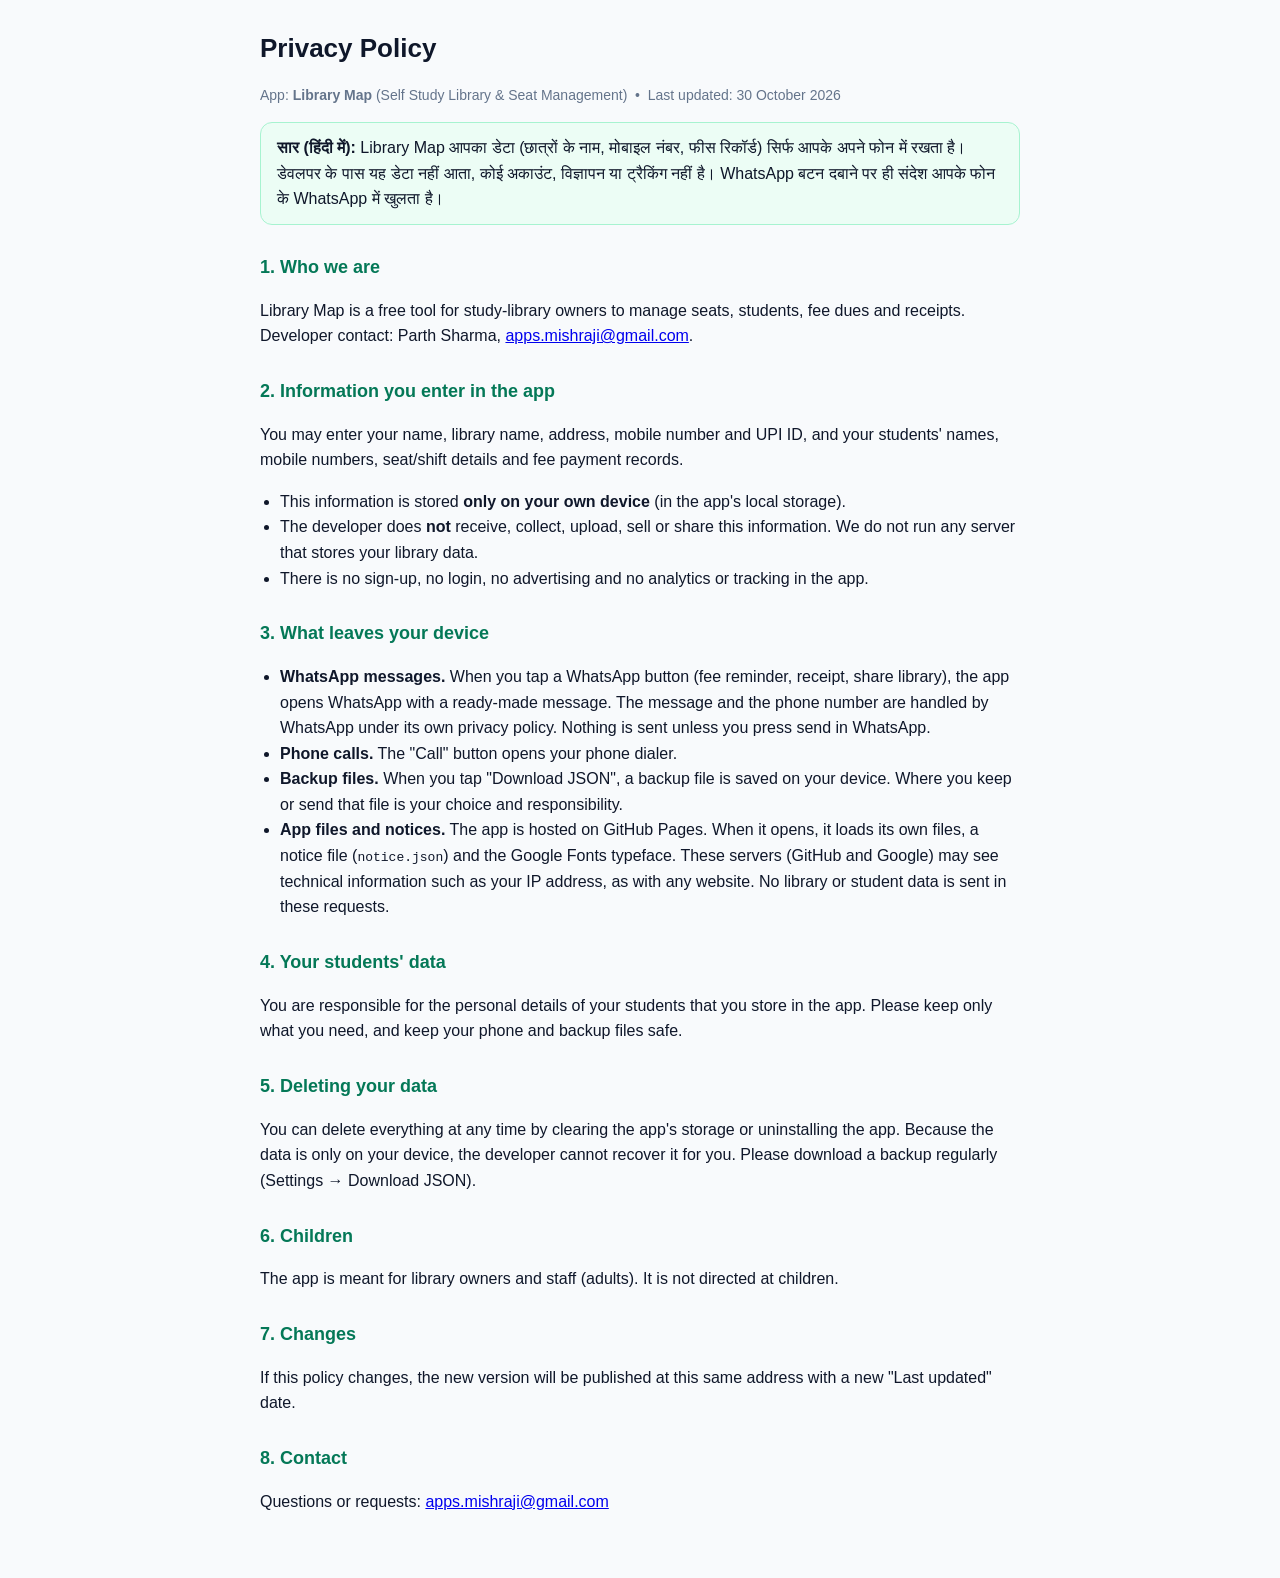
<file: privacy.html>
<!DOCTYPE html>
<html lang="en">
<head>
<meta charset="UTF-8">
<meta name="viewport" content="width=device-width, initial-scale=1.0">
<title>Privacy Policy — Library Map</title>
<style>
  body { font-family: -apple-system, BlinkMacSystemFont, "Segoe UI", Roboto, sans-serif; line-height: 1.6; color: #0f172a; max-width: 760px; margin: 0 auto; padding: 20px 16px 48px; background: #f8fafc; }
  h1 { font-size: 26px; margin: 8px 0 4px; }
  h2 { font-size: 18px; margin-top: 28px; color: #047857; }
  .muted { color: #64748b; font-size: 14px; }
  .box { background: #ecfdf5; border: 1px solid #a7f3d0; border-radius: 12px; padding: 12px 16px; margin: 16px 0; }
  .todo { background: #fef08a; padding: 0 4px; border-radius: 4px; }
  ul { padding-left: 20px; }
</style>
</head>
<body>
<h1>Privacy Policy</h1>
<p class="muted">App: <strong>Library Map</strong> (Self Study Library &amp; Seat Management) &nbsp;•&nbsp; Last updated: 30 October 2026</p>

<div class="box">
  <strong>सार (हिंदी में):</strong> Library Map आपका डेटा (छात्रों के नाम, मोबाइल नंबर, फीस रिकॉर्ड) सिर्फ आपके अपने फोन में रखता है। डेवलपर के पास यह डेटा नहीं आता, कोई अकाउंट, विज्ञापन या ट्रैकिंग नहीं है। WhatsApp बटन दबाने पर ही संदेश आपके फोन के WhatsApp में खुलता है।
</div>

<h2>1. Who we are</h2>
<p>Library Map is a free tool for study-library owners to manage seats, students, fee dues and receipts. Developer contact: Parth Sharma, <a href="mailto:apps.mishraji@gmail.com">apps.mishraji@gmail.com</a>.</p>

<h2>2. Information you enter in the app</h2>
<p>You may enter your name, library name, address, mobile number and UPI ID, and your students' names, mobile numbers, seat/shift details and fee payment records.</p>
<ul>
  <li>This information is stored <strong>only on your own device</strong> (in the app's local storage).</li>
  <li>The developer does <strong>not</strong> receive, collect, upload, sell or share this information. We do not run any server that stores your library data.</li>
  <li>There is no sign-up, no login, no advertising and no analytics or tracking in the app.</li>
</ul>

<h2>3. What leaves your device</h2>
<ul>
  <li><strong>WhatsApp messages.</strong> When you tap a WhatsApp button (fee reminder, receipt, share library), the app opens WhatsApp with a ready-made message. The message and the phone number are handled by WhatsApp under its own privacy policy. Nothing is sent unless you press send in WhatsApp.</li>
  <li><strong>Phone calls.</strong> The "Call" button opens your phone dialer.</li>
  <li><strong>Backup files.</strong> When you tap "Download JSON", a backup file is saved on your device. Where you keep or send that file is your choice and responsibility.</li>
  <li><strong>App files and notices.</strong> The app is hosted on GitHub Pages. When it opens, it loads its own files, a notice file (<code>notice.json</code>) and the Google Fonts typeface. These servers (GitHub and Google) may see technical information such as your IP address, as with any website. No library or student data is sent in these requests.</li>
</ul>

<h2>4. Your students' data</h2>
<p>You are responsible for the personal details of your students that you store in the app. Please keep only what you need, and keep your phone and backup files safe.</p>

<h2>5. Deleting your data</h2>
<p>You can delete everything at any time by clearing the app's storage or uninstalling the app. Because the data is only on your device, the developer cannot recover it for you. Please download a backup regularly (Settings → Download JSON).</p>

<h2>6. Children</h2>
<p>The app is meant for library owners and staff (adults). It is not directed at children.</p>

<h2>7. Changes</h2>
<p>If this policy changes, the new version will be published at this same address with a new "Last updated" date.</p>

<h2>8. Contact</h2>
<p>Questions or requests: <a href="mailto:apps.mishraji@gmail.com">apps.mishraji@gmail.com</a></p>
</body>
</html>
</file>
<file: css/app.css>
*,::before,::after{--tw-border-spacing-x:0;--tw-border-spacing-y:0;--tw-translate-x:0;--tw-translate-y:0;--tw-rotate:0;--tw-skew-x:0;--tw-skew-y:0;--tw-scale-x:1;--tw-scale-y:1;--tw-pan-x:;--tw-pan-y:;--tw-pinch-zoom:;--tw-scroll-snap-strictness:proximity;--tw-gradient-from-position:;--tw-gradient-via-position:;--tw-gradient-to-position:;--tw-ordinal:;--tw-slashed-zero:;--tw-numeric-figure:;--tw-numeric-spacing:;--tw-numeric-fraction:;--tw-ring-inset:;--tw-ring-offset-width:0px;--tw-ring-offset-color:#fff;--tw-ring-color:rgb(59 130 246 / 0.5);--tw-ring-offset-shadow:0 0 #0000;--tw-ring-shadow:0 0 #0000;--tw-shadow:0 0 #0000;--tw-shadow-colored:0 0 #0000;--tw-blur:;--tw-brightness:;--tw-contrast:;--tw-grayscale:;--tw-hue-rotate:;--tw-invert:;--tw-saturate:;--tw-sepia:;--tw-drop-shadow:;--tw-backdrop-blur:;--tw-backdrop-brightness:;--tw-backdrop-contrast:;--tw-backdrop-grayscale:;--tw-backdrop-hue-rotate:;--tw-backdrop-invert:;--tw-backdrop-opacity:;--tw-backdrop-saturate:;--tw-backdrop-sepia:;--tw-contain-size:;--tw-contain-layout:;--tw-contain-paint:;--tw-contain-style:}::backdrop{--tw-border-spacing-x:0;--tw-border-spacing-y:0;--tw-translate-x:0;--tw-translate-y:0;--tw-rotate:0;--tw-skew-x:0;--tw-skew-y:0;--tw-scale-x:1;--tw-scale-y:1;--tw-pan-x:;--tw-pan-y:;--tw-pinch-zoom:;--tw-scroll-snap-strictness:proximity;--tw-gradient-from-position:;--tw-gradient-via-position:;--tw-gradient-to-position:;--tw-ordinal:;--tw-slashed-zero:;--tw-numeric-figure:;--tw-numeric-spacing:;--tw-numeric-fraction:;--tw-ring-inset:;--tw-ring-offset-width:0px;--tw-ring-offset-color:#fff;--tw-ring-color:rgb(59 130 246 / 0.5);--tw-ring-offset-shadow:0 0 #0000;--tw-ring-shadow:0 0 #0000;--tw-shadow:0 0 #0000;--tw-shadow-colored:0 0 #0000;--tw-blur:;--tw-brightness:;--tw-contrast:;--tw-grayscale:;--tw-hue-rotate:;--tw-invert:;--tw-saturate:;--tw-sepia:;--tw-drop-shadow:;--tw-backdrop-blur:;--tw-backdrop-brightness:;--tw-backdrop-contrast:;--tw-backdrop-grayscale:;--tw-backdrop-hue-rotate:;--tw-backdrop-invert:;--tw-backdrop-opacity:;--tw-backdrop-saturate:;--tw-backdrop-sepia:;--tw-contain-size:;--tw-contain-layout:;--tw-contain-paint:;--tw-contain-style:}*,::after,::before{box-sizing:border-box;border-width:0;border-style:solid;border-color:#e5e7eb}::after,::before{--tw-content:''}:host,html{line-height:1.5;-webkit-text-size-adjust:100%;-moz-tab-size:4;tab-size:4;font-family:ui-sans-serif,system-ui,sans-serif,"Apple Color Emoji","Segoe UI Emoji","Segoe UI Symbol","Noto Color Emoji";font-feature-settings:normal;font-variation-settings:normal;-webkit-tap-highlight-color:transparent}body{margin:0;line-height:inherit}hr{height:0;color:inherit;border-top-width:1px}abbr:where([title]){-webkit-text-decoration:underline dotted;text-decoration:underline dotted}h1,h2,h3,h4,h5,h6{font-size:inherit;font-weight:inherit}a{color:inherit;text-decoration:inherit}b,strong{font-weight:bolder}code,kbd,pre,samp{font-family:ui-monospace,SFMono-Regular,Menlo,Monaco,Consolas,"Liberation Mono","Courier New",monospace;font-feature-settings:normal;font-variation-settings:normal;font-size:1em}small{font-size:80%}sub,sup{font-size:75%;line-height:0;position:relative;vertical-align:baseline}sub{bottom:-.25em}sup{top:-.5em}table{text-indent:0;border-color:inherit;border-collapse:collapse}button,input,optgroup,select,textarea{font-family:inherit;font-feature-settings:inherit;font-variation-settings:inherit;font-size:100%;font-weight:inherit;line-height:inherit;letter-spacing:inherit;color:inherit;margin:0;padding:0}button,select{text-transform:none}button,input:where([type=button]),input:where([type=reset]),input:where([type=submit]){-webkit-appearance:button;background-color:transparent;background-image:none}:-moz-focusring{outline:auto}:-moz-ui-invalid{box-shadow:none}progress{vertical-align:baseline}::-webkit-inner-spin-button,::-webkit-outer-spin-button{height:auto}[type=search]{-webkit-appearance:textfield;outline-offset:-2px}::-webkit-search-decoration{-webkit-appearance:none}::-webkit-file-upload-button{-webkit-appearance:button;font:inherit}summary{display:list-item}blockquote,dd,dl,figure,h1,h2,h3,h4,h5,h6,hr,p,pre{margin:0}fieldset{margin:0;padding:0}legend{padding:0}menu,ol,ul{list-style:none;margin:0;padding:0}dialog{padding:0}textarea{resize:vertical}input::placeholder,textarea::placeholder{opacity:1;color:#9ca3af}[role=button],button{cursor:pointer}:disabled{cursor:default}audio,canvas,embed,iframe,img,object,svg,video{display:block;vertical-align:middle}img,video{max-width:100%;height:auto}[hidden]:where(:not([hidden=until-found])){display:none}.container{width:100%}@media (min-width: 640px){.container{max-width:640px}}@media (min-width: 768px){.container{max-width:768px}}@media (min-width: 1024px){.container{max-width:1024px}}@media (min-width: 1280px){.container{max-width:1280px}}@media (min-width: 1536px){.container{max-width:1536px}}.pointer-events-none{pointer-events:none}.collapse{visibility:collapse}.fixed{position:fixed}.absolute{position:absolute}.relative{position:relative}.sticky{position:sticky}.inset-0{inset:0px}.bottom-0{bottom:0px}.bottom-2{bottom:0.5rem}.left-0{left:0px}.left-1\/2{left:50%}.right-0{right:0px}.top-0{top:0px}.top-2{top:0.5rem}.top-4{top:1rem}.z-30{z-index:30}.z-40{z-index:40}.z-50{z-index:50}.mx-auto{margin-left:auto;margin-right:auto}.mb-0\.5{margin-bottom:0.125rem}.mb-1{margin-bottom:0.25rem}.mb-2{margin-bottom:0.5rem}.mt-0\.5{margin-top:0.125rem}.mt-1{margin-top:0.25rem}.mt-2{margin-top:0.5rem}.block{display:block}.flex{display:flex}.table{display:table}.grid{display:grid}.hidden{display:none}.h-10{height:2.5rem}.h-11{height:2.75rem}.h-14{height:3.5rem}.h-2{height:0.5rem}.h-24{height:6rem}.h-3{height:0.75rem}.h-3\.5{height:0.875rem}.h-4{height:1rem}.h-5{height:1.25rem}.h-9{height:2.25rem}.max-h-\[85vh\]{max-height:85vh}.max-h-\[90vh\]{max-height:90vh}.max-h-\[92vh\]{max-height:92vh}.min-h-screen{min-height:100vh}.w-10{width:2.5rem}.w-11{width:2.75rem}.w-11\/12{width:91.666667%}.w-14{width:3.5rem}.w-2{width:0.5rem}.w-3{width:0.75rem}.w-3\.5{width:0.875rem}.w-4{width:1rem}.w-5{width:1.25rem}.w-9{width:2.25rem}.w-full{width:100%}.min-w-0{min-width:0px}.max-w-\[38px\]{max-width:38px}.max-w-md{max-width:28rem}.max-w-sm{max-width:24rem}.flex-1{flex:1 1 0%}.shrink-0{flex-shrink:0}.-translate-x-1\/2{--tw-translate-x:-50%;transform:translate(var(--tw-translate-x),var(--tw-translate-y)) rotate(var(--tw-rotate)) skewX(var(--tw-skew-x)) skewY(var(--tw-skew-y)) scaleX(var(--tw-scale-x)) scaleY(var(--tw-scale-y))}.-translate-y-1\/2{--tw-translate-y:-50%;transform:translate(var(--tw-translate-x),var(--tw-translate-y)) rotate(var(--tw-rotate)) skewX(var(--tw-skew-x)) skewY(var(--tw-skew-y)) scaleX(var(--tw-scale-x)) scaleY(var(--tw-scale-y))}@keyframes pulse{50%{opacity:.5}}.animate-pulse{animation:pulse 2s cubic-bezier(0.4,0,0.6,1) infinite}.cursor-grab{cursor:grab}.cursor-pointer{cursor:pointer}.select-none{-webkit-user-select:none;user-select:none}.list-disc{list-style-type:disc}.grid-cols-2{grid-template-columns:repeat(2,minmax(0,1fr))}.grid-cols-3{grid-template-columns:repeat(3,minmax(0,1fr))}.grid-cols-4{grid-template-columns:repeat(4,minmax(0,1fr))}.grid-cols-5{grid-template-columns:repeat(5,minmax(0,1fr))}.flex-col{flex-direction:column}.flex-wrap{flex-wrap:wrap}.items-start{align-items:flex-start}.items-end{align-items:flex-end}.items-center{align-items:center}.justify-center{justify-content:center}.justify-between{justify-content:space-between}.gap-1{gap:0.25rem}.gap-1\.5{gap:0.375rem}.gap-2{gap:0.5rem}.gap-2\.5{gap:0.625rem}.gap-3{gap:0.75rem}.space-y-1>:not([hidden]) ~ :not([hidden]){--tw-space-y-reverse:0;margin-top:calc(0.25rem * calc(1 - var(--tw-space-y-reverse)));margin-bottom:calc(0.25rem * var(--tw-space-y-reverse))}.space-y-1\.5>:not([hidden]) ~ :not([hidden]){--tw-space-y-reverse:0;margin-top:calc(0.375rem * calc(1 - var(--tw-space-y-reverse)));margin-bottom:calc(0.375rem * var(--tw-space-y-reverse))}.space-y-2>:not([hidden]) ~ :not([hidden]){--tw-space-y-reverse:0;margin-top:calc(0.5rem * calc(1 - var(--tw-space-y-reverse)));margin-bottom:calc(0.5rem * var(--tw-space-y-reverse))}.space-y-2\.5>:not([hidden]) ~ :not([hidden]){--tw-space-y-reverse:0;margin-top:calc(0.625rem * calc(1 - var(--tw-space-y-reverse)));margin-bottom:calc(0.625rem * var(--tw-space-y-reverse))}.space-y-3>:not([hidden]) ~ :not([hidden]){--tw-space-y-reverse:0;margin-top:calc(0.75rem * calc(1 - var(--tw-space-y-reverse)));margin-bottom:calc(0.75rem * var(--tw-space-y-reverse))}.space-y-4>:not([hidden]) ~ :not([hidden]){--tw-space-y-reverse:0;margin-top:calc(1rem * calc(1 - var(--tw-space-y-reverse)));margin-bottom:calc(1rem * var(--tw-space-y-reverse))}.divide-y>:not([hidden]) ~ :not([hidden]){--tw-divide-y-reverse:0;border-top-width:calc(1px * calc(1 - var(--tw-divide-y-reverse)));border-bottom-width:calc(1px * var(--tw-divide-y-reverse))}.divide-slate-100>:not([hidden]) ~ :not([hidden]){--tw-divide-opacity:1;border-color:rgb(241 245 249 / var(--tw-divide-opacity,1))}.overflow-hidden{overflow:hidden}.overflow-x-auto{overflow-x:auto}.overflow-y-auto{overflow-y:auto}.truncate{overflow:hidden;text-overflow:ellipsis;white-space:nowrap}.rounded{border-radius:0.25rem}.rounded-2xl{border-radius:1rem}.rounded-3xl{border-radius:1.5rem}.rounded-full{border-radius:9999px}.rounded-lg{border-radius:0.5rem}.rounded-md{border-radius:0.375rem}.rounded-xl{border-radius:0.75rem}.border{border-width:1px}.border-2{border-width:2px}.border-b{border-bottom-width:1px}.border-t{border-top-width:1px}.border-amber-200{--tw-border-opacity:1;border-color:rgb(253 230 138 / var(--tw-border-opacity,1))}.border-amber-200\/60{border-color:rgb(253 230 138 / 0.6)}.border-amber-300{--tw-border-opacity:1;border-color:rgb(252 211 77 / var(--tw-border-opacity,1))}.border-amber-400{--tw-border-opacity:1;border-color:rgb(251 191 36 / var(--tw-border-opacity,1))}.border-amber-500{--tw-border-opacity:1;border-color:rgb(245 158 11 / var(--tw-border-opacity,1))}.border-amber-600{--tw-border-opacity:1;border-color:rgb(217 119 6 / var(--tw-border-opacity,1))}.border-emerald-200{--tw-border-opacity:1;border-color:rgb(167 243 208 / var(--tw-border-opacity,1))}.border-emerald-300{--tw-border-opacity:1;border-color:rgb(110 231 183 / var(--tw-border-opacity,1))}.border-emerald-700{--tw-border-opacity:1;border-color:rgb(4 120 87 / var(--tw-border-opacity,1))}.border-rose-200{--tw-border-opacity:1;border-color:rgb(254 205 211 / var(--tw-border-opacity,1))}.border-rose-300{--tw-border-opacity:1;border-color:rgb(253 164 175 / var(--tw-border-opacity,1))}.border-rose-600{--tw-border-opacity:1;border-color:rgb(225 29 72 / var(--tw-border-opacity,1))}.border-slate-100{--tw-border-opacity:1;border-color:rgb(241 245 249 / var(--tw-border-opacity,1))}.border-slate-200{--tw-border-opacity:1;border-color:rgb(226 232 240 / var(--tw-border-opacity,1))}.border-slate-200\/80{border-color:rgb(226 232 240 / 0.8)}.border-slate-200\/90{border-color:rgb(226 232 240 / 0.9)}.border-slate-300{--tw-border-opacity:1;border-color:rgb(203 213 225 / var(--tw-border-opacity,1))}.border-slate-400{--tw-border-opacity:1;border-color:rgb(148 163 184 / var(--tw-border-opacity,1))}.border-slate-700{--tw-border-opacity:1;border-color:rgb(51 65 85 / var(--tw-border-opacity,1))}.bg-amber-100{--tw-bg-opacity:1;background-color:rgb(254 243 199 / var(--tw-bg-opacity,1))}.bg-amber-100\/70{background-color:rgb(254 243 199 / 0.7)}.bg-amber-200\/80{background-color:rgb(253 230 138 / 0.8)}.bg-amber-400{--tw-bg-opacity:1;background-color:rgb(251 191 36 / var(--tw-bg-opacity,1))}.bg-amber-50{--tw-bg-opacity:1;background-color:rgb(255 251 235 / var(--tw-bg-opacity,1))}.bg-amber-50\/20{background-color:rgb(255 251 235 / 0.2)}.bg-amber-500{--tw-bg-opacity:1;background-color:rgb(245 158 11 / var(--tw-bg-opacity,1))}.bg-amber-600{--tw-bg-opacity:1;background-color:rgb(217 119 6 / var(--tw-bg-opacity,1))}.bg-black\/60{background-color:rgb(0 0 0 / 0.6)}.bg-black\/70{background-color:rgb(0 0 0 / 0.7)}.bg-emerald-100{--tw-bg-opacity:1;background-color:rgb(209 250 229 / var(--tw-bg-opacity,1))}.bg-emerald-400{--tw-bg-opacity:1;background-color:rgb(52 211 153 / var(--tw-bg-opacity,1))}.bg-emerald-50{--tw-bg-opacity:1;background-color:rgb(236 253 245 / var(--tw-bg-opacity,1))}.bg-emerald-50\/70{background-color:rgb(236 253 245 / 0.7)}.bg-emerald-600{--tw-bg-opacity:1;background-color:rgb(5 150 105 / var(--tw-bg-opacity,1))}.bg-emerald-700{--tw-bg-opacity:1;background-color:rgb(4 120 87 / var(--tw-bg-opacity,1))}.bg-indigo-50{--tw-bg-opacity:1;background-color:rgb(238 242 255 / var(--tw-bg-opacity,1))}.bg-rose-100{--tw-bg-opacity:1;background-color:rgb(255 228 230 / var(--tw-bg-opacity,1))}.bg-rose-50{--tw-bg-opacity:1;background-color:rgb(255 241 242 / var(--tw-bg-opacity,1))}.bg-rose-50\/20{background-color:rgb(255 241 242 / 0.2)}.bg-rose-500{--tw-bg-opacity:1;background-color:rgb(244 63 94 / var(--tw-bg-opacity,1))}.bg-slate-100{--tw-bg-opacity:1;background-color:rgb(241 245 249 / var(--tw-bg-opacity,1))}.bg-slate-100\/80{background-color:rgb(241 245 249 / 0.8)}.bg-slate-200\/90{background-color:rgb(226 232 240 / 0.9)}.bg-slate-300{--tw-bg-opacity:1;background-color:rgb(203 213 225 / var(--tw-bg-opacity,1))}.bg-slate-50{--tw-bg-opacity:1;background-color:rgb(248 250 252 / var(--tw-bg-opacity,1))}.bg-slate-50\/95{background-color:rgb(248 250 252 / 0.95)}.bg-slate-900{--tw-bg-opacity:1;background-color:rgb(15 23 42 / var(--tw-bg-opacity,1))}.bg-white{--tw-bg-opacity:1;background-color:rgb(255 255 255 / var(--tw-bg-opacity,1))}.bg-white\/20{background-color:rgb(255 255 255 / 0.2)}.bg-white\/95{background-color:rgb(255 255 255 / 0.95)}.bg-gradient-to-br{background-image:linear-gradient(to bottom right,var(--tw-gradient-stops))}.bg-gradient-to-r{background-image:linear-gradient(to right,var(--tw-gradient-stops))}.from-amber-50{--tw-gradient-from:#fffbeb var(--tw-gradient-from-position);--tw-gradient-to:rgb(255 251 235 / 0) var(--tw-gradient-to-position);--tw-gradient-stops:var(--tw-gradient-from),var(--tw-gradient-to)}.from-blue-600{--tw-gradient-from:#2563eb var(--tw-gradient-from-position);--tw-gradient-to:rgb(37 99 235 / 0) var(--tw-gradient-to-position);--tw-gradient-stops:var(--tw-gradient-from),var(--tw-gradient-to)}.from-emerald-600{--tw-gradient-from:#059669 var(--tw-gradient-from-position);--tw-gradient-to:rgb(5 150 105 / 0) var(--tw-gradient-to-position);--tw-gradient-stops:var(--tw-gradient-from),var(--tw-gradient-to)}.from-emerald-700{--tw-gradient-from:#047857 var(--tw-gradient-from-position);--tw-gradient-to:rgb(4 120 87 / 0) var(--tw-gradient-to-position);--tw-gradient-stops:var(--tw-gradient-from),var(--tw-gradient-to)}.from-indigo-900{--tw-gradient-from:#312e81 var(--tw-gradient-from-position);--tw-gradient-to:rgb(49 46 129 / 0) var(--tw-gradient-to-position);--tw-gradient-stops:var(--tw-gradient-from),var(--tw-gradient-to)}.from-teal-600{--tw-gradient-from:#0d9488 var(--tw-gradient-from-position);--tw-gradient-to:rgb(13 148 136 / 0) var(--tw-gradient-to-position);--tw-gradient-stops:var(--tw-gradient-from),var(--tw-gradient-to)}.via-indigo-800{--tw-gradient-to:rgb(55 48 163 / 0) var(--tw-gradient-to-position);--tw-gradient-stops:var(--tw-gradient-from),#3730a3 var(--tw-gradient-via-position),var(--tw-gradient-to)}.to-emerald-700{--tw-gradient-to:#047857 var(--tw-gradient-to-position)}.to-emerald-800{--tw-gradient-to:#065f46 var(--tw-gradient-to-position)}.to-indigo-700{--tw-gradient-to:#4338ca var(--tw-gradient-to-position)}.to-orange-50{--tw-gradient-to:#fff7ed var(--tw-gradient-to-position)}.to-teal-700{--tw-gradient-to:#0f766e var(--tw-gradient-to-position)}.to-teal-800{--tw-gradient-to:#115e59 var(--tw-gradient-to-position)}.p-1{padding:0.25rem}.p-1\.5{padding:0.375rem}.p-2{padding:0.5rem}.p-2\.5{padding:0.625rem}.p-3{padding:0.75rem}.p-3\.5{padding:0.875rem}.p-4{padding:1rem}.p-5{padding:1.25rem}.p-6{padding:1.5rem}.p-8{padding:2rem}.px-1{padding-left:0.25rem;padding-right:0.25rem}.px-1\.5{padding-left:0.375rem;padding-right:0.375rem}.px-2{padding-left:0.5rem;padding-right:0.5rem}.px-2\.5{padding-left:0.625rem;padding-right:0.625rem}.px-3{padding-left:0.75rem;padding-right:0.75rem}.px-3\.5{padding-left:0.875rem;padding-right:0.875rem}.px-4{padding-left:1rem;padding-right:1rem}.py-0\.5{padding-top:0.125rem;padding-bottom:0.125rem}.py-1{padding-top:0.25rem;padding-bottom:0.25rem}.py-1\.5{padding-top:0.375rem;padding-bottom:0.375rem}.py-2{padding-top:0.5rem;padding-bottom:0.5rem}.py-2\.5{padding-top:0.625rem;padding-bottom:0.625rem}.py-3{padding-top:0.75rem;padding-bottom:0.75rem}.pb-2{padding-bottom:0.5rem}.pb-2\.5{padding-bottom:0.625rem}.pb-20{padding-bottom:5rem}.pl-4{padding-left:1rem}.pt-1{padding-top:0.25rem}.pt-2{padding-top:0.5rem}.pt-3{padding-top:0.75rem}.text-left{text-align:left}.text-center{text-align:center}.text-right{text-align:right}.text-2xl{font-size:1.5rem;line-height:2rem}.text-3xl{font-size:1.875rem;line-height:2.25rem}.text-\[10px\]{font-size:10px}.text-\[11px\]{font-size:11px}.text-\[8px\]{font-size:8px}.text-\[9px\]{font-size:9px}.text-base{font-size:1rem;line-height:1.5rem}.text-lg{font-size:1.125rem;line-height:1.75rem}.text-sm{font-size:0.875rem;line-height:1.25rem}.text-xl{font-size:1.25rem;line-height:1.75rem}.text-xs{font-size:0.75rem;line-height:1rem}.font-black{font-weight:900}.font-bold{font-weight:700}.font-extrabold{font-weight:800}.font-medium{font-weight:500}.font-semibold{font-weight:600}.uppercase{text-transform:uppercase}.tabular-nums{--tw-numeric-spacing:tabular-nums;font-variant-numeric:var(--tw-ordinal) var(--tw-slashed-zero) var(--tw-numeric-figure) var(--tw-numeric-spacing) var(--tw-numeric-fraction)}.leading-none{line-height:1}.leading-relaxed{line-height:1.625}.leading-tight{line-height:1.25}.tracking-tight{letter-spacing:-0.025em}.tracking-wider{letter-spacing:0.05em}.tracking-widest{letter-spacing:0.1em}.text-amber-600{--tw-text-opacity:1;color:rgb(217 119 6 / var(--tw-text-opacity,1))}.text-amber-700{--tw-text-opacity:1;color:rgb(180 83 9 / var(--tw-text-opacity,1))}.text-amber-800{--tw-text-opacity:1;color:rgb(146 64 14 / var(--tw-text-opacity,1))}.text-amber-900{--tw-text-opacity:1;color:rgb(120 53 15 / var(--tw-text-opacity,1))}.text-amber-950{--tw-text-opacity:1;color:rgb(69 26 3 / var(--tw-text-opacity,1))}.text-blue-100{--tw-text-opacity:1;color:rgb(219 234 254 / var(--tw-text-opacity,1))}.text-emerald-100{--tw-text-opacity:1;color:rgb(209 250 229 / var(--tw-text-opacity,1))}.text-emerald-200{--tw-text-opacity:1;color:rgb(167 243 208 / var(--tw-text-opacity,1))}.text-emerald-300{--tw-text-opacity:1;color:rgb(110 231 183 / var(--tw-text-opacity,1))}.text-emerald-400{--tw-text-opacity:1;color:rgb(52 211 153 / var(--tw-text-opacity,1))}.text-emerald-600{--tw-text-opacity:1;color:rgb(5 150 105 / var(--tw-text-opacity,1))}.text-emerald-700{--tw-text-opacity:1;color:rgb(4 120 87 / var(--tw-text-opacity,1))}.text-emerald-800{--tw-text-opacity:1;color:rgb(6 95 70 / var(--tw-text-opacity,1))}.text-emerald-900{--tw-text-opacity:1;color:rgb(6 78 59 / var(--tw-text-opacity,1))}.text-indigo-100{--tw-text-opacity:1;color:rgb(224 231 255 / var(--tw-text-opacity,1))}.text-indigo-700{--tw-text-opacity:1;color:rgb(67 56 202 / var(--tw-text-opacity,1))}.text-rose-600{--tw-text-opacity:1;color:rgb(225 29 72 / var(--tw-text-opacity,1))}.text-rose-700{--tw-text-opacity:1;color:rgb(190 18 60 / var(--tw-text-opacity,1))}.text-rose-800{--tw-text-opacity:1;color:rgb(159 18 57 / var(--tw-text-opacity,1))}.text-slate-400{--tw-text-opacity:1;color:rgb(148 163 184 / var(--tw-text-opacity,1))}.text-slate-500{--tw-text-opacity:1;color:rgb(100 116 139 / var(--tw-text-opacity,1))}.text-slate-600{--tw-text-opacity:1;color:rgb(71 85 105 / var(--tw-text-opacity,1))}.text-slate-700{--tw-text-opacity:1;color:rgb(51 65 85 / var(--tw-text-opacity,1))}.text-slate-800{--tw-text-opacity:1;color:rgb(30 41 59 / var(--tw-text-opacity,1))}.text-slate-900{--tw-text-opacity:1;color:rgb(15 23 42 / var(--tw-text-opacity,1))}.text-slate-950{--tw-text-opacity:1;color:rgb(2 6 23 / var(--tw-text-opacity,1))}.text-teal-100{--tw-text-opacity:1;color:rgb(204 251 241 / var(--tw-text-opacity,1))}.text-white{--tw-text-opacity:1;color:rgb(255 255 255 / var(--tw-text-opacity,1))}.underline{-webkit-text-decoration-line:underline;text-decoration-line:underline}.antialiased{-webkit-font-smoothing:antialiased;-moz-osx-font-smoothing:grayscale}.opacity-90{opacity:0.9}.shadow-2xl{--tw-shadow:0 25px 50px -12px rgb(0 0 0 / 0.25);--tw-shadow-colored:0 25px 50px -12px var(--tw-shadow-color);box-shadow:var(--tw-ring-offset-shadow,0 0 #0000),var(--tw-ring-shadow,0 0 #0000),var(--tw-shadow)}.shadow-inner{--tw-shadow:inset 0 2px 4px 0 rgb(0 0 0 / 0.05);--tw-shadow-colored:inset 0 2px 4px 0 var(--tw-shadow-color);box-shadow:var(--tw-ring-offset-shadow,0 0 #0000),var(--tw-ring-shadow,0 0 #0000),var(--tw-shadow)}.shadow-lg{--tw-shadow:0 10px 15px -3px rgb(0 0 0 / 0.1),0 4px 6px -4px rgb(0 0 0 / 0.1);--tw-shadow-colored:0 10px 15px -3px var(--tw-shadow-color),0 4px 6px -4px var(--tw-shadow-color);box-shadow:var(--tw-ring-offset-shadow,0 0 #0000),var(--tw-ring-shadow,0 0 #0000),var(--tw-shadow)}.shadow-md{--tw-shadow:0 4px 6px -1px rgb(0 0 0 / 0.1),0 2px 4px -2px rgb(0 0 0 / 0.1);--tw-shadow-colored:0 4px 6px -1px var(--tw-shadow-color),0 2px 4px -2px var(--tw-shadow-color);box-shadow:var(--tw-ring-offset-shadow,0 0 #0000),var(--tw-ring-shadow,0 0 #0000),var(--tw-shadow)}.shadow-sm{--tw-shadow:0 1px 2px 0 rgb(0 0 0 / 0.05);--tw-shadow-colored:0 1px 2px 0 var(--tw-shadow-color);box-shadow:var(--tw-ring-offset-shadow,0 0 #0000),var(--tw-ring-shadow,0 0 #0000),var(--tw-shadow)}.shadow-xl{--tw-shadow:0 20px 25px -5px rgb(0 0 0 / 0.1),0 8px 10px -6px rgb(0 0 0 / 0.1);--tw-shadow-colored:0 20px 25px -5px var(--tw-shadow-color),0 8px 10px -6px var(--tw-shadow-color);box-shadow:var(--tw-ring-offset-shadow,0 0 #0000),var(--tw-ring-shadow,0 0 #0000),var(--tw-shadow)}.shadow-amber-400\/40{--tw-shadow-color:rgb(251 191 36 / 0.4);--tw-shadow:var(--tw-shadow-colored)}.shadow-emerald-600\/30{--tw-shadow-color:rgb(5 150 105 / 0.3);--tw-shadow:var(--tw-shadow-colored)}.shadow-emerald-600\/40{--tw-shadow-color:rgb(5 150 105 / 0.4);--tw-shadow:var(--tw-shadow-colored)}.shadow-rose-500\/40{--tw-shadow-color:rgb(244 63 94 / 0.4);--tw-shadow:var(--tw-shadow-colored)}.ring-2{--tw-ring-offset-shadow:var(--tw-ring-inset) 0 0 0 var(--tw-ring-offset-width) var(--tw-ring-offset-color);--tw-ring-shadow:var(--tw-ring-inset) 0 0 0 calc(2px + var(--tw-ring-offset-width)) var(--tw-ring-color);box-shadow:var(--tw-ring-offset-shadow),var(--tw-ring-shadow),var(--tw-shadow,0 0 #0000)}.ring-amber-300{--tw-ring-opacity:1;--tw-ring-color:rgb(252 211 77 / var(--tw-ring-opacity,1))}.ring-white{--tw-ring-opacity:1;--tw-ring-color:rgb(255 255 255 / var(--tw-ring-opacity,1))}.filter{filter:var(--tw-blur) var(--tw-brightness) var(--tw-contrast) var(--tw-grayscale) var(--tw-hue-rotate) var(--tw-invert) var(--tw-saturate) var(--tw-sepia) var(--tw-drop-shadow)}.backdrop-blur-md{--tw-backdrop-blur:blur(12px);-webkit-backdrop-filter:var(--tw-backdrop-blur) var(--tw-backdrop-brightness) var(--tw-backdrop-contrast) var(--tw-backdrop-grayscale) var(--tw-backdrop-hue-rotate) var(--tw-backdrop-invert) var(--tw-backdrop-opacity) var(--tw-backdrop-saturate) var(--tw-backdrop-sepia);backdrop-filter:var(--tw-backdrop-blur) var(--tw-backdrop-brightness) var(--tw-backdrop-contrast) var(--tw-backdrop-grayscale) var(--tw-backdrop-hue-rotate) var(--tw-backdrop-invert) var(--tw-backdrop-opacity) var(--tw-backdrop-saturate) var(--tw-backdrop-sepia)}.transition-all{transition-property:all;transition-timing-function:cubic-bezier(0.4,0,0.2,1);transition-duration:150ms}.transition-transform{transition-property:transform;transition-timing-function:cubic-bezier(0.4,0,0.2,1);transition-duration:150ms}.hover\:bg-amber-700:hover{--tw-bg-opacity:1;background-color:rgb(180 83 9 / var(--tw-bg-opacity,1))}.hover\:bg-emerald-100:hover{--tw-bg-opacity:1;background-color:rgb(209 250 229 / var(--tw-bg-opacity,1))}.hover\:bg-emerald-700:hover{--tw-bg-opacity:1;background-color:rgb(4 120 87 / var(--tw-bg-opacity,1))}.hover\:bg-slate-200:hover{--tw-bg-opacity:1;background-color:rgb(226 232 240 / var(--tw-bg-opacity,1))}.hover\:bg-slate-50:hover{--tw-bg-opacity:1;background-color:rgb(248 250 252 / var(--tw-bg-opacity,1))}.hover\:bg-slate-800:hover{--tw-bg-opacity:1;background-color:rgb(30 41 59 / var(--tw-bg-opacity,1))}.focus\:outline-none:focus{outline:2px solid transparent;outline-offset:2px}.active\:scale-90:active{--tw-scale-x:.9;--tw-scale-y:.9;transform:translate(var(--tw-translate-x),var(--tw-translate-y)) rotate(var(--tw-rotate)) skewX(var(--tw-skew-x)) skewY(var(--tw-skew-y)) scaleX(var(--tw-scale-x)) scaleY(var(--tw-scale-y))}.active\:scale-95:active{--tw-scale-x:.95;--tw-scale-y:.95;transform:translate(var(--tw-translate-x),var(--tw-translate-y)) rotate(var(--tw-rotate)) skewX(var(--tw-skew-x)) skewY(var(--tw-skew-y)) scaleX(var(--tw-scale-x)) scaleY(var(--tw-scale-y))}.active\:cursor-grabbing:active{cursor:grabbing}@media (min-width: 640px){.sm\:items-center{align-items:center}}
</file>
